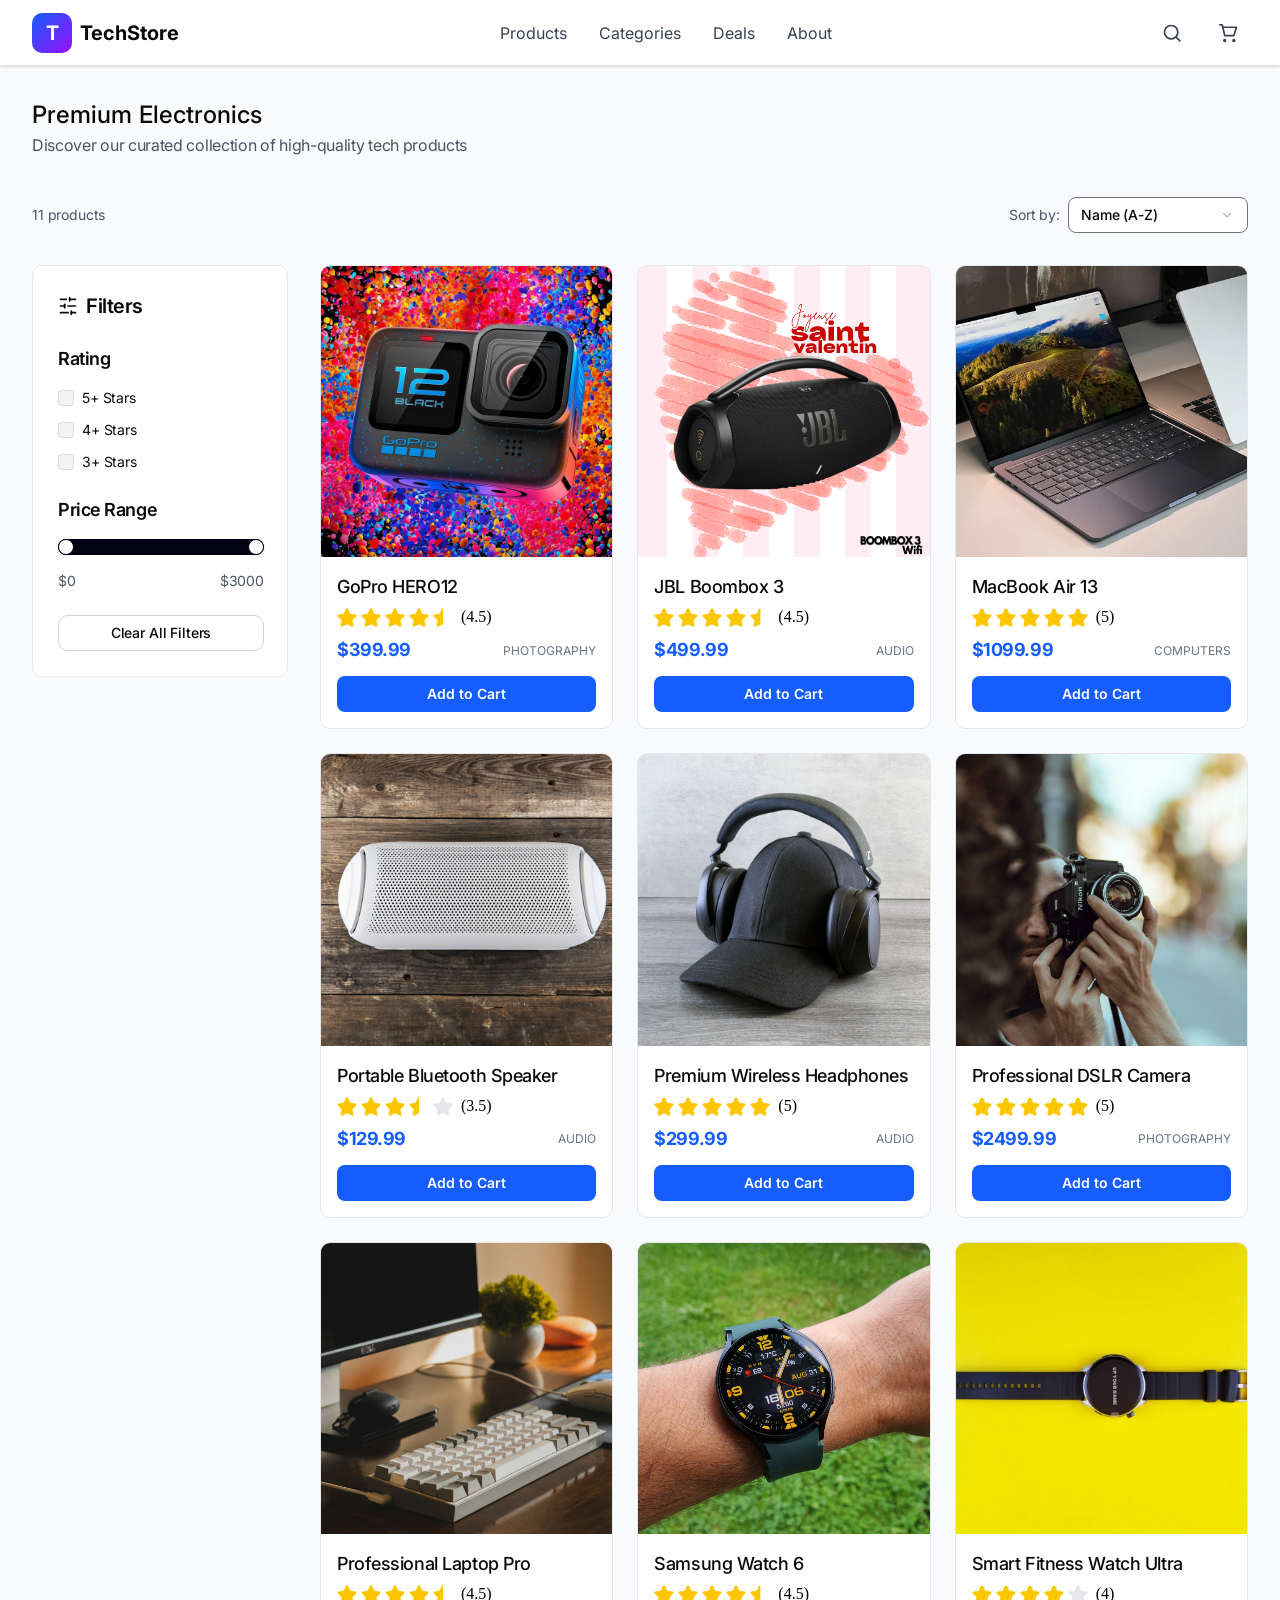
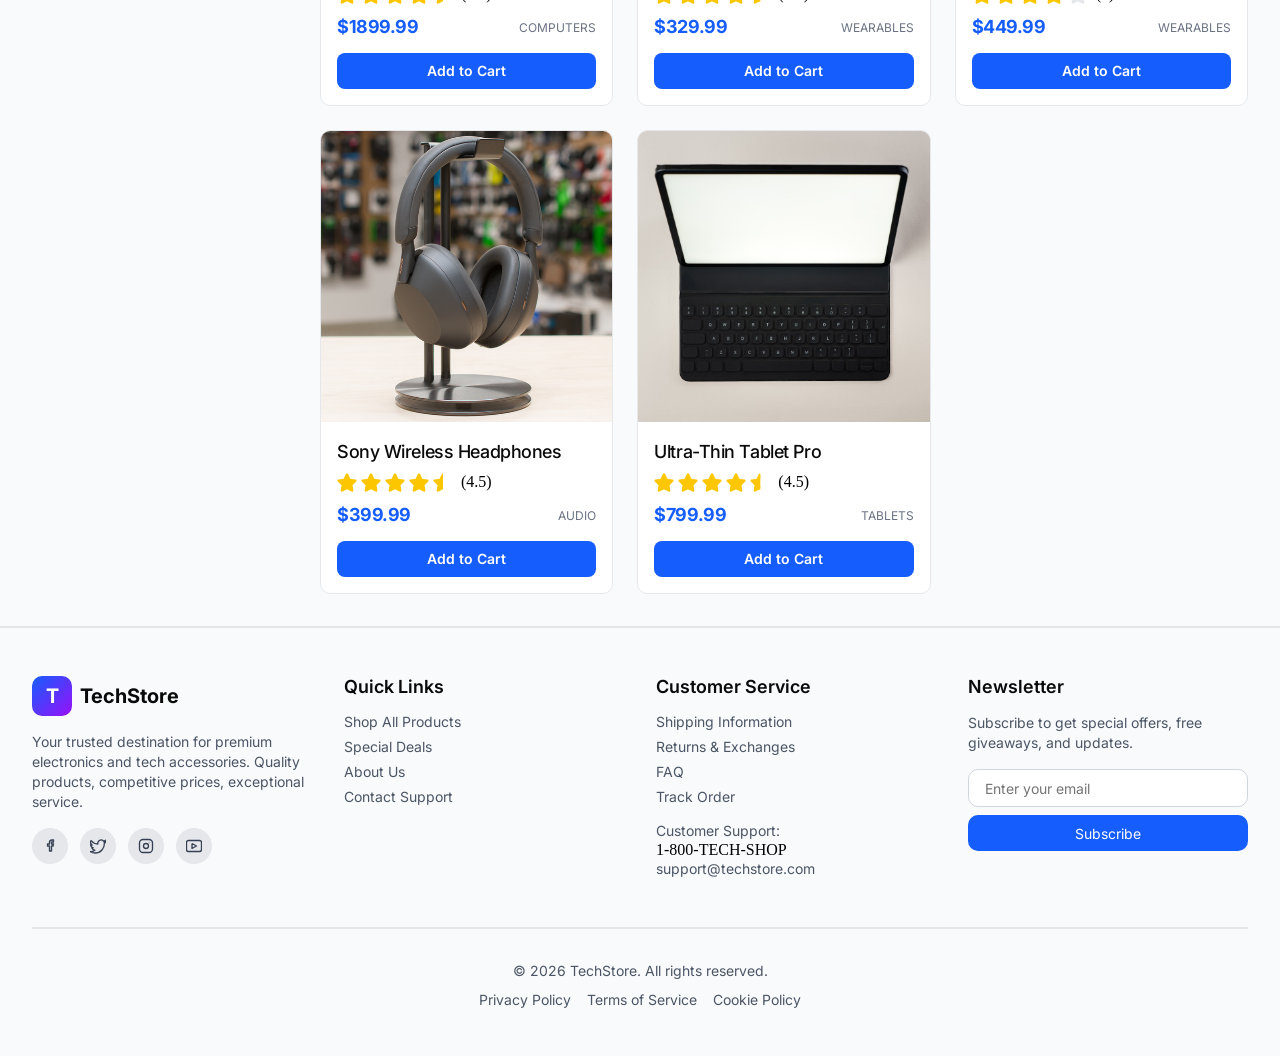
<file: index.html>
<!DOCTYPE html>
<html lang="en">
<head>
    <meta charset="UTF-8">      
    <meta name="viewport" content="width=device-width, initial-scale=1.0">
    <title>TechStore</title>
    <link rel="stylesheet" href="css/catalog.css">
    <link rel="stylesheet" href="css/header.css">
    <link rel="stylesheet" href="css/footer.css">
</head>

<body>
    <header class="header">  
        <div class="header__content">
            <a href="index.html" class="header__logo-link">
                <div class="header__logo-box">
                    <span class="header__logo-letter">T</span>
                </div>
                <span class="header__logo-text">TechStore</span>
            </a>

            <!-- Десктопная навигация -->
            <nav class="header__nav">
                <a href="index.html" class="header__nav-link">Products</a>
                <a href="categories.html" class="header__nav-link">Categories</a>
                <a href="deals.html" class="header__nav-link">Deals</a>
                <a href="about.html" class="header__nav-link">About</a>
            </nav>

            <div class="header__actions">
                <a class="header__action-link">
                    <svg width="20" height="20" viewBox="0 0 20 20" stroke="#364153" stroke-width="1.67" fill="none">
                        <circle cx="9.16" cy="9.16" r="6.665"/>
                        <line x1="13.92" y1="13.92" x2="18.5" y2="18.5"/>
                    </svg>
                </a>
                    
                <a href="card.html" class="header__action-button">
                    <svg width="20" height="20" viewBox="0 0 20 20" stroke="#364153" stroke-width="1.67" stroke-linecap="round" stroke-linejoin="round" fill="none">
                        <path d="M1.71 1.71H4.21L6.71 12.54H15.88L18.38 4.21H5.04"/>
                        <circle cx="6.67" cy="17.5" r="0.835"/>
                        <circle cx="15.83" cy="17.5" r="0.835"/>
                    </svg>
                    <div id="cartBadge" class="cart-badge" style="display: none;"></div>
                </a>

                <button class="header__burger" id="burgerBtn" aria-label="Меню">
                    <svg width="20" height="20" viewBox="0 0 20 20" fill="none" stroke="#364153" stroke-width="1.67" stroke-linecap="round">
                        <line x1="3.33" y1="5" x2="16.67" y2="5"/>
                        <line x1="3.33" y1="10" x2="16.67" y2="10"/>
                        <line x1="3.33" y1="15" x2="16.67" y2="15"/>
                    </svg>
                </button>
            </div>
        </div>

        <div class="header__mobile-menu" id="mobileMenu">
            <div class="header__mobile-menu-container">
                <nav class="header__mobile-nav">
                    <a href="index.html" class="header__mobile-nav-link">Products</a>
                    <a href="categories.html" class="header__mobile-nav-link">Categories</a>
                    <a href="deals.html" class="header__mobile-nav-link">Deals</a>
                    <a href="about.html" class="header__mobile-nav-link">About</a>
                </nav>
            </div>
        </div>
    </header>

    <main class="main">
        <div class="main__content">

            <!-- Верхняя часть информации (ОПИСАНИЕ)-->
            <div class="main__content__info">
                <div class="main__content__info-heading">
                    <p>Premium Electronics</p>
                </div>
                <div class="main__content__info-paragraph">
                    <p>Discover our curated collection of high-quality tech products</p>
                </div>  
            </div>

            <!-- Количество продуктов и сортировка -->
            <div class="main__content__sort-product">
                <!-- Левая группа: кнопка Filters + количество товаров -->
                <div class="main__content__left-group">
                    <button class="mobile-filters-btn" id="mobileFiltersBtn">
                        <svg width="18" height="18" viewBox="0 0 20 20" fill="none">
                            <g stroke="#0A0A0A" stroke-width="1.67" stroke-linecap="round"> 
                                <line x1="2.5" y1="3.33" x2="8.33" y2="3.33"/>
                                <line x1="11.67" y1="3.33" x2="17.5" y2="3.33"/>
                                <line x1="10" y1="10" x2="17.5" y2="10"/>                                    
                                <line x1="2.5" y1="10" x2="6.67" y2="10"/>
                                <line x1="2.5" y1="16.67" x2="10" y2="16.67"/>
                                <line x1="13.33" y1="16.67" x2="17.5" y2="16.67"/>
                                <line x1="11.67" y1="1.67" x2="11.67" y2="5"/>
                                <line x1="6.67" y1="8.33" x2="6.67" y2="11.66"/>
                                <line x1="13.33" y1="15" x2="13.33" y2="18.33"/>
                            </g>
                        </svg>
                        <span>Filters</span>
                    </button>

                    <!-- Количество товаров -->
                    <div class="main__content__product">
                        <span id="productCount">0 products</span>
                    </div>
                </div>

                <!-- Блок сортировки (справа) -->
                <div class="main__content__sort-wrapper">
                    <div class="sort__name">Sort by:</div>

                    <button class="sort__button">
                        <span class="button__text-selected">Name (A-Z)</span>
                        <span class="button__icon">
                            <svg width="8" height="4" viewBox="0 0 8 4" stroke="#717182" stroke-width="1.33" stroke-linecap="round" stroke-linejoin="round" fill="none">
                                <path d="M0 0L4 4L8 0"/>
                            </svg>
                        </span>
                    </button>

                    <!-- ВЫПАДАЮЩИЙ СПИСОК СОРТИРОВКИ -->
                    <div class="sort__dropdown" id="sortDropdown">
                        <div class="dropdown__item" data-value="name">Name (A-Z)</div>
                        <div class="dropdown__item" data-value="name-z">Name (Z-A)</div>
                        <div class="dropdown__item" data-value="price-low">Price (Low to High)</div>
                        <div class="dropdown__item" data-value="price-high">Price (High to Low)</div>
                    </div>
                </div>
            </div>

            <!-- Контейнер с фильтром и карточками товаров -->
            <div class="main__content__filtr-cart">
                <!-- Фильтры -->
                <div class="main__content__filtr" id="sidebarFilter">
                    <!-- Шапка мобильного фильтра с крестиком -->
                    <div class="mobile-filters-header">
                        <span class="mobile-filters-title">Filters</span>
                        <button class="mobile-filters-close" id="closeFiltersBtn">
                            <svg width="20" height="20" viewBox="0 0 24 24" fill="none" stroke="#0a0a0a" stroke-width="2" stroke-linecap="round">
                                <line x1="18" y1="6" x2="6" y2="18"/>
                                <line x1="6" y1="6" x2="18" y2="18"/>
                            </svg>
                        </button>
                    </div>

                    <!-- ИКОНКА ФИЛЬТРОВ И НАИМЕНОВАНИЕ-->
                    <a class="main__filtr-icone">
                        <svg width="20" height="20" viewBox="0 0 20 20" fill="none">
                            <g stroke="#0A0A0A" stroke-width="1.67" stroke-linecap="round"> 
                                <line x1="2.5" y1="3.33" x2="8.33" y2="3.33"/>
                                <line x1="11.67" y1="3.33" x2="17.5" y2="3.33"/>
                                <line x1="10" y1="10" x2="17.5" y2="10"/>                                    
                                <line x1="2.5" y1="10" x2="6.67" y2="10"/>
                                <line x1="2.5" y1="16.67" x2="10" y2="16.67"/>
                                <line x1="13.33" y1="16.67" x2="17.5" y2="16.67"/>
                                <line x1="11.67" y1="1.67" x2="11.67" y2="5"/>
                                <line x1="6.67" y1="8.33" x2="6.67" y2="11.66"/>
                                <line x1="13.33" y1="15" x2="13.33" y2="18.33"/>
                            </g>
                        </svg>
                        <span class="main__filtr-text">Filters</span>
                    </a>
                    
                    <!-- RATING -->
                    <div class="main__content-rating">
                        <p class="main__rating-text">Rating</p>
                        <div class="rating__items">
                            <div class="rating__item">
                                <div class="rating__checkbox">
                                    <svg viewBox="0 0 12 12" fill="none" stroke="#fff" stroke-width="1.33" stroke-linecap="round" stroke-linejoin="round">
                                        <path d="M2 6L5 9L10 3"/>
                                    </svg>
                                </div>
                                <span class="rating__label">5+ Stars</span>
                            </div>
                            <div class="rating__item">
                                <div class="rating__checkbox">
                                    <svg viewBox="0 0 12 12" fill="none" stroke="#fff" stroke-width="1.33" stroke-linecap="round" stroke-linejoin="round">
                                        <path d="M2 6L5 9L10 3"/>
                                    </svg>
                                </div>
                                <span class="rating__label">4+ Stars</span>
                            </div>
                            <div class="rating__item">
                                <div class="rating__checkbox">
                                    <svg viewBox="0 0 12 12" fill="none" stroke="#fff" stroke-width="1.33" stroke-linecap="round" stroke-linejoin="round">
                                        <path d="M2 6L5 9L10 3"/>
                                    </svg>
                                </div>
                                <span class="rating__label">3+ Stars</span>
                            </div>
                        </div>
                    </div>

                    <!-- PRICE RANGE -->
                    <div class="main__price-range">
                        <p class="main__price-range-title">Price Range</p>

                        <div class="main__slider-container">
                            <div class="main__slider-track" id="sliderTrack">
                                <div class="main__slider-thumb main__slider-thumb-min" id="thumbMin"></div>
                                <div class="main__slider-thumb main__slider-thumb-max" id="thumbMax"></div>
                            </div>
                        </div>

                        <div class="main__price-label">
                            <span class="main__price-min">$0</span>
                            <span class="main__price-max">$3000</span>
                        </div>
                    </div>
                    <button class="main__button-clear-filtr">Clear All Filters</button>
                </div>

                <!-- Карточки товаров -->
                <div class="main__content__card"></div>
            </div>
        </div>
    </main>

    <!-- Оверлей для мобильного сайдбара -->
    <div class="mobile-overlay" id="mobileOverlay"></div>


        

    <footer class="footer">
        <div class="footer__top">

            <!-- ВЕРХНЯЯ ЧАСТЬ ФУТЕРА (КОЛОНКИ) -->
            <div class="footer__grid">
                    <!-- КОЛОНКА 1 (СОЦ СЕТИ, БРЕНД) -->
                    <div class="footer__column__brand">

                        <div class="footer__logo-wrapper">
                            <div class="footer__logo-box">
                                <span class="footer__logo-letter">T</span>
                            </div>
                            <h3 class="footer__logo-text">TechStore</h3>
                        </div>

                        <p class="footer__description">
                            Your trusted destination for premium electronics and tech accessories. Quality products, competitive prices, exceptional service.
                        </p>

                        
                        <!-- СОЦ СЕТИ -->
                        <div class="footer__social">

                            <!-- FACEBOOK -->
                            <a href="#" class="footer__social-link" aria-label="Facebook">
                                <svg class="footer__social-icon" width="16" height="16" viewBox="0 0 16 16" stroke="#364153" stroke-width="1.33" stroke-linejoin="round" stroke-linecap="round" fill="none">
                                    <path 
                                        d="M7.5 3.5v2.5h-2v2h2v5h2v-5h1.5l0.5-2h-2v-1.5c0-0.276 0.224-0.5 0.5-0.5h1.5v-2h-1.5c-1.5 0-2.5 1-2.5 2.5z"/>
                                </svg>
                            </a>

                            <!-- TWITTER -->
                            <a href="#" class="footer__social-link" aria-label="Twitter">
                                <svg class="footer__social-icon" width="16" height="16" viewBox="0 0 16 16" stroke="#364153" stroke-width="1.33" stroke-linejoin="round" stroke-linecap="round" fill="none">
                                <path 
                                    d="M5.026 15c6.038 0 9.341-5.003 9.341-9.334 0-.14 0-.282-.006-.422A6.685 6.685 0 0 0 16 3.542a6.658 6.658 0 0 1-1.889.518 3.301 3.301 0 0 0 1.447-1.817 6.533 6.533 0 0 1-2.087.793A3.286 3.286 0 0 0 7.875 6.03a9.325 9.325 0 0 1-6.767-3.429 3.289 3.289 0 0 0 1.018 4.382A3.323 3.323 0 0 1 .64 6.575v.045a3.288 3.288 0 0 0 2.632 3.218 3.203 3.203 0 0 1-.865.115 3.23 3.23 0 0 1-.614-.057 3.283 3.283 0 0 0 3.067 2.277A6.588 6.588 0 0 1 .78 13.58a6.32 6.32 0 0 1-.78-.045A9.344 9.344 0 0 0 5.026 15z"/>
                                </svg>
                            </a>

                            <!-- INSTAGRAM -->
                            <a href="#" class="footer__social-link" aria-label="Instagram">
                                <svg class="footer__social-icon" widht="16" height="16" viewBox="0 0 16 16" stroke="#364153" stroke-width="1.33" fill="none">
                                    <rect x="1.5" y="1.5" width="13" height="13" rx="3.5"/>
                                    <circle cx="8" cy="8" r="2.5"/>
                                    <circle cx="11.5" cy="4.5" r="0.1"/>
                                </svg>
                            </a>

                            <!-- YOUTUBE -->
                            <a href="#" class="footer__social-link" aria-label="YouTube">
                                <svg class="footer__social-icon" width="16" height="16" viewBox="0 0 16 16" stroke="#364153" stroke-width="1.33" stroke-linejoin="round" fill="none">
                                    <rect x="0.5" y="2.5" width="15" height="11" rx="2"/>
                                    <path d="M6 5.5 L10.5 8 L6 10.5 L6 5.5"/>
                                </svg>
                            </a>
                        </div>
                    </div>

                    <!-- КОЛОНКА 2 Quick Links -->
                    <div class="footer__column-quick">
                        <h3 class="footer__quick-links">Quick Links</h3>
                        <nav class="footer__quick-nav">
                            <a href="#" class="footer__quick-nav-link">Shop All Products</a>
                            <a href="#" class="footer__quick-nav-link">Special Deals</a>
                            <a href="#" class="footer__quick-nav-link">About Us</a>
                            <a href="#" class="footer__quick-nav-link">Contact Support</a>
                        </nav>
                    </div>

                    <!-- КОЛОНКА 3 Customer Service -->
                    <div class="footer__column-customer">
                        <h3 class="footer__customer-service">Customer Service</h3>
                        <nav class="footer__customer-nav">
                            <a href="#" class="footer__customer-nav-link">Shipping Information</a>
                            <a href="#" class="footer__customer-nav-link">Returns & Exchanges</a>
                            <a href="#" class="footer__customer-nav-link">FAQ</a>
                            <a href="#" class="footer__customer-nav-link">Track Order</a>
                        </nav>
                        <nav class="footer__customer-nav-link-paragraph">
                            <p class="footer__customer-support">Customer Support:</p>
                            <p class="footer__customer-shop">1-800-TECH-SHOP</p>
                            <p class="footer__customer-email">support@techstore.com</p>
                        </nav>
                    </div>

                    <!-- КОЛОНКА 4 (SUBSCRIBE) -->
                    <div class="footer__column-newsletter">
                        <h3 class="footer__newsletter">Newsletter</h3>
                        <p class="footer__newsletter-paragraph">Subscribe to get special offers, free giveaways, and updates.</p>

                        <div class="footer__form">
                            <input 
                                type="email"
                                class="footer__form-input"
                                placeholder="Enter your email"
                                required    
                            >
                            <button type="submit" class="footer__form-button">Subscribe</button>
                        </div>

                    </div>
            </div>

            <!-- НИЖНЯЯ ЧАСТЬ ФУТЕРА (копирайт, юридическая информ.) -->
            <div class="footer__down">
                <p class="footer__down-copyright">© 2026 TechStore. All rights reserved.</p>
                <nav class="footer__down-copyright-nav">
                    <a href="#" class="footer__down-copyright-link">Privacy Policy</a>
                    <a href="#" class="footer__down-copyright-link">Terms of Service</a>
                    <a href="#" class="footer__down-copyright-link">Cookie Policy</a>
                </nav>
            </div>
        </div>
    </footer>

    <script src="js/data.js"></script>
    <script src="js/header.js"></script>
    <script src="js/cart.js"></script>
    <script src="js/filters.js"></script>  
</body>
</html>
</file>
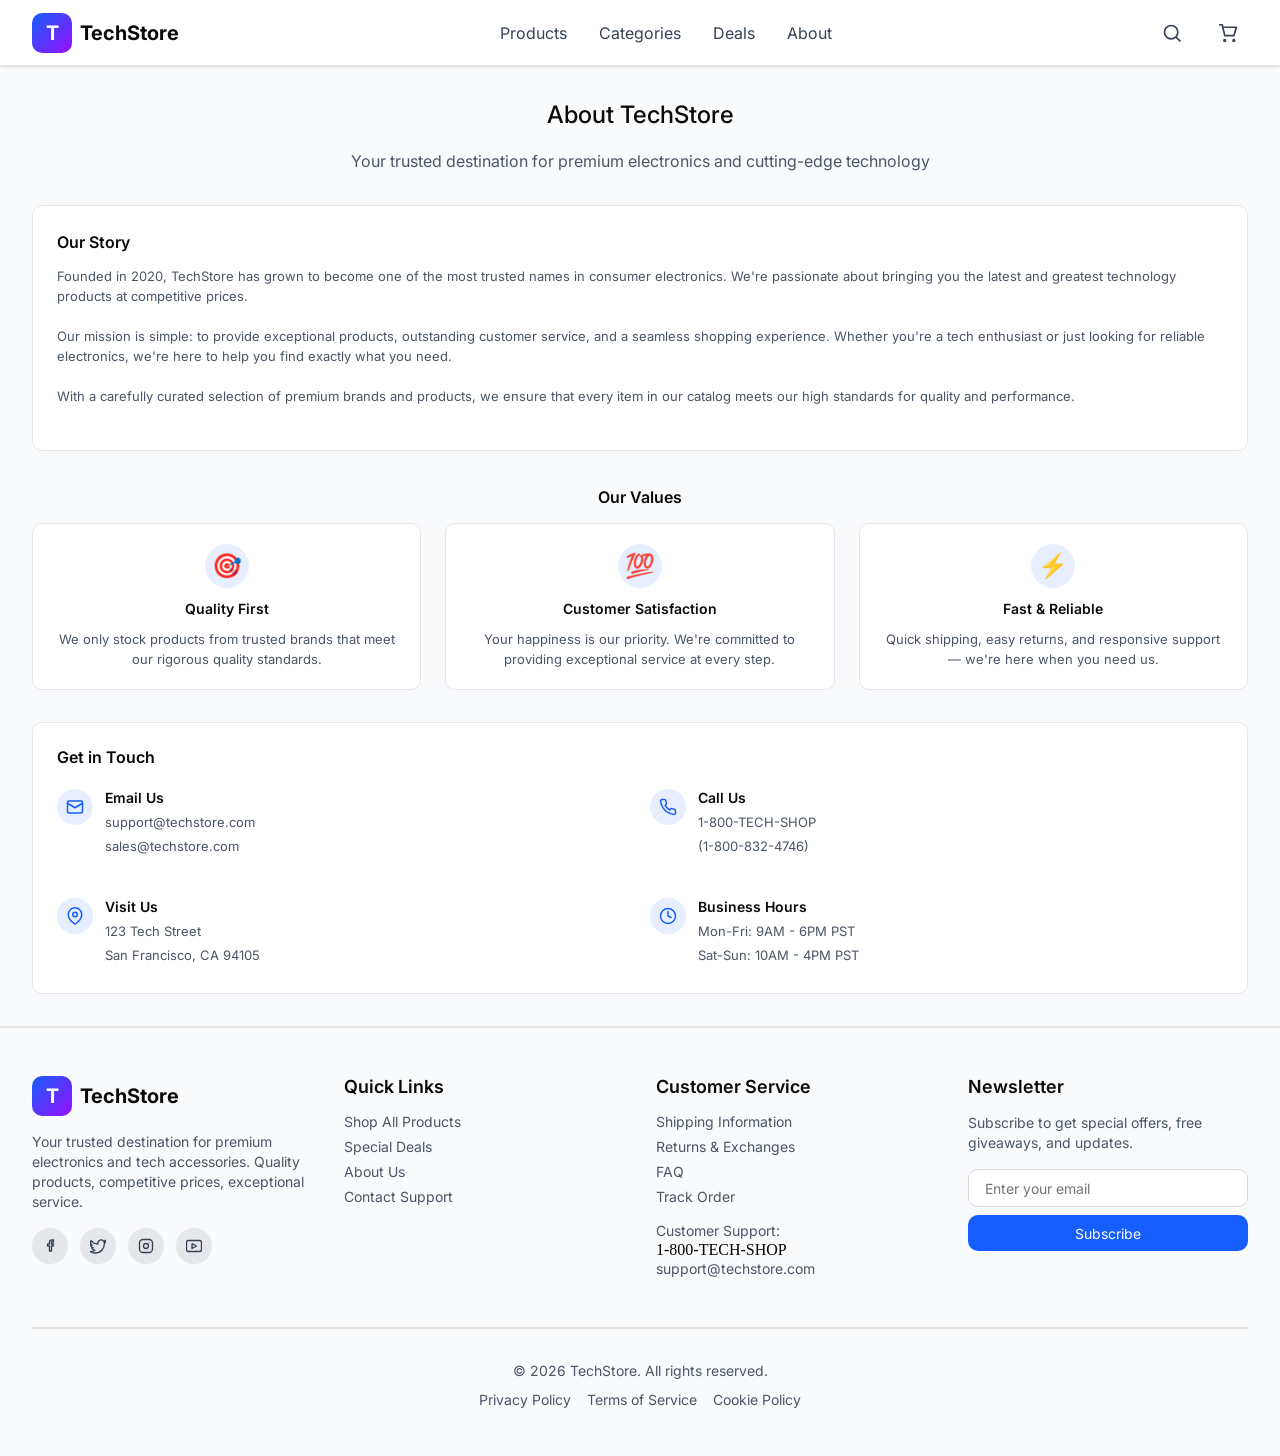
<file: about.html>
<!DOCTYPE html>
<html lang="en">
<head>
    <meta charset="UTF-8">
    <meta name="viewport" content="width=device-width, initial-scale=1.0">
    <title>About - TechStore</title>
    <link rel="stylesheet" href="css/header.css">
    <link rel="stylesheet" href="css/footer.css">
    <link rel="stylesheet" href="css/about.css">
</head>
<body>
    <header class="header">  
        <div class="header__content">
            <a href="index.html" class="header__logo-link">
                <div class="header__logo-box">
                    <span class="header__logo-letter">T</span>
                </div>
                <span class="header__logo-text">TechStore</span>
            </a>

            <!-- Десктопная навигация -->
            <nav class="header__nav">
                <a href="index.html" class="header__nav-link">Products</a>
                <a href="categories.html" class="header__nav-link">Categories</a>
                <a href="deals.html" class="header__nav-link">Deals</a>
                <a href="about.html" class="header__nav-link">About</a>
            </nav>

            <div class="header__actions">
                <a class="header__action-link">
                    <svg width="20" height="20" viewBox="0 0 20 20" stroke="#364153" stroke-width="1.67" fill="none">
                        <circle cx="9.16" cy="9.16" r="6.665"/>
                        <line x1="13.92" y1="13.92" x2="18.5" y2="18.5"/>
                    </svg>
                </a>
                    
                <a href="card.html" class="header__action-button">
                    <svg width="20" height="20" viewBox="0 0 20 20" stroke="#364153" stroke-width="1.67" stroke-linecap="round" stroke-linejoin="round" fill="none">
                        <path d="M1.71 1.71H4.21L6.71 12.54H15.88L18.38 4.21H5.04"/>
                        <circle cx="6.67" cy="17.5" r="0.835"/>
                        <circle cx="15.83" cy="17.5" r="0.835"/>
                    </svg>
                    <div id="cartBadge" class="cart-badge" style="display: none;"></div>
                </a>

                <button class="header__burger" id="burgerBtn" aria-label="Меню">
                    <svg width="20" height="20" viewBox="0 0 20 20" fill="none" stroke="#364153" stroke-width="1.67" stroke-linecap="round">
                        <line x1="3.33" y1="5" x2="16.67" y2="5"/>
                        <line x1="3.33" y1="10" x2="16.67" y2="10"/>
                        <line x1="3.33" y1="15" x2="16.67" y2="15"/>
                    </svg>
                </button>
            </div>
        </div>

        <div class="header__mobile-menu" id="mobileMenu">
            <div class="header__mobile-menu-container">
                <nav class="header__mobile-nav">
                    <a href="index.html" class="header__mobile-nav-link">Products</a>
                    <a href="categories.html" class="header__mobile-nav-link">Categories</a>
                    <a href="deals.html" class="header__mobile-nav-link">Deals</a>
                    <a href="about.html" class="header__mobile-nav-link">About</a>
                </nav>
            </div>
        </div>
    </header>

    <main class="about-main">
        <div class="about__title-subtitle">
            <div class="about__title">About TechStore</div>
            <div class="about__subtitle">Your trusted destination for premium electronics and cutting-edge technology</div>
        </div>

        <!-- Our Story -->
        <div class="about__our-story">
            <h>Our Story</h>
            <div class="our__story-text">
                Founded in 2020, TechStore has grown to become one of the most trusted names in consumer electronics. We're passionate about bringing you the latest and greatest technology products at competitive prices.<br><br>
                Our mission is simple: to provide exceptional products, outstanding customer service, and a seamless shopping experience. Whether you're a tech enthusiast or just looking for reliable electronics, we're here to help you find exactly what you need.<br><br>
                With a carefully curated selection of premium brands and products, we ensure that every item in our catalog meets our high standards for quality and performance.<br><br>
            </div>
        </div>

        <!-- Our Values -->
        <div class="our-values">Our Values</div>
        <div class="our-values-grid">
            <div class="value-card">
                <div class="value-icon">🎯</div>
                <h class="value-name">Quality First</h>
                <p class="value-desc">We only stock products from trusted brands that meet our rigorous quality standards.</p>
            </div>

            <div class="value-card">
                <div class="value-icon">💯</div>
                <h class="value-name">Customer Satisfaction</h>
                <p class="value-desc">Your happiness is our priority. We're committed to providing exceptional service at every step.</p>
            </div>

            <div class="value-card">
                <div class="value-icon">⚡</div>
                <h class="value-name">Fast & Reliable</h>
                <p class="value-desc">Quick shipping, easy returns, and responsive support — we're here when you need us.</p>
            </div>
        </div>

        <!-- Get in Touch -->
        <div class="get-in-touch">
            <h>Get in Touch</h>

            <div class="contacts-grid">
                <div class="contact-item">
                    <div class="contact-icon">
                        <svg viewBox="0 0 24 24" fill="none" stroke="#155dfc" stroke-width="2" stroke-linecap="round" stroke-linejoin="round">
                            <rect x="2" y="4" width="20" height="16" rx="2"></rect>
                            <path d="M22 7L12 13 2 7"></path>
                        </svg>
                    </div>
                    <div class="contact-info">
                        <div class="contact-label">Email Us</div>
                        <p>support@techstore.com</p>
                        <p>sales@techstore.com</p>
                    </div>
                </div>

                <div class="contact-item">
                    <div class="contact-icon">
                        <svg viewBox="0 0 24 24" fill="none" stroke="#155dfc" stroke-width="2" stroke-linecap="round" stroke-linejoin="round">
                            <path d="M22 16.9v3a2 2 0 0 1-2.2 2 19.8 19.8 0 0 1-8.6-3.1 19.5 19.5 0 0 1-6-6 19.8 19.8 0 0 1-3.1-8.7A2 2 0 0 1 4.1 2h3a2 2 0 0 1 2 1.7c.1 1 .4 1.9.7 2.8a2 2 0 0 1-.5 2.1L8.1 9.9a16 16 0 0 0 6 6l1.3-1.3a2 2 0 0 1 2.1-.4c.9.3 1.8.6 2.8.7A2 2 0 0 1 22 16.9z"></path>
                        </svg>
                    </div>
                    <div class="contact-info">
                        <div class="contact-label">Call Us</div>
                        <p>1-800-TECH-SHOP</p>
                        <p>(1-800-832-4746)</p>
                    </div>
                </div>

                <div class="contact-item">
                    <div class="contact-icon">
                        <svg viewBox="0 0 24 24" fill="none" stroke="#155dfc" stroke-width="2" stroke-linecap="round" stroke-linejoin="round">
                            <path d="M21 10c0 7-9 13-9 13S3 17 3 10a9 9 0 0 1 18 0z"></path>
                            <circle cx="12" cy="10" r="3"></circle>
                        </svg>
                    </div>
                    <div class="contact-info">
                        <div class="contact-label">Visit Us</div>
                        <p>123 Tech Street</p>
                        <p>San Francisco, CA 94105</p>
                    </div>
                </div>

                <div class="contact-item">
                    <div class="contact-icon">
                        <svg viewBox="0 0 24 24" fill="none" stroke="#155dfc" stroke-width="2" stroke-linecap="round" stroke-linejoin="round">
                            <circle cx="12" cy="12" r="10"></circle>
                            <path d="M12 6v6l4 2"></path>
                        </svg>
                    </div>
                    <div class="contact-info">
                        <div class="contact-label">Business Hours</div>
                        <p>Mon-Fri: 9AM - 6PM PST</p>
                        <p>Sat-Sun: 10AM - 4PM PST</p>
                    </div>
                </div>
            </div>
        </div> 
    </main>

    <footer class="footer">
        <div class="footer__top">

            <!-- ВЕРХНЯЯ ЧАСТЬ ФУТЕРА (КОЛОНКИ) -->
            <div class="footer__grid">
                    <!-- КОЛОНКА 1 (СОЦ СЕТИ, БРЕНД) -->
                    <div class="footer__column__brand">

                        <div class="footer__logo-wrapper">
                            <div class="footer__logo-box">
                                <span class="footer__logo-letter">T</span>
                            </div>
                            <h3 class="footer__logo-text">TechStore</h3>
                        </div>

                        <p class="footer__description">
                            Your trusted destination for premium electronics and tech accessories. Quality products, competitive prices, exceptional service.
                        </p>

                        
                        <!-- СОЦ СЕТИ -->
                        <div class="footer__social">

                            <!-- FACEBOOK -->
                            <a href="#" class="footer__social-link" aria-label="Facebook">
                                <svg class="footer__social-icon" width="16" height="16" viewBox="0 0 16 16" stroke="#364153" stroke-width="1.33" stroke-linejoin="round" stroke-linecap="round" fill="none">
                                    <path 
                                        d="M7.5 3.5v2.5h-2v2h2v5h2v-5h1.5l0.5-2h-2v-1.5c0-0.276 0.224-0.5 0.5-0.5h1.5v-2h-1.5c-1.5 0-2.5 1-2.5 2.5z"/>
                                </svg>
                            </a>

                            <!-- TWITTER -->
                            <a href="#" class="footer__social-link" aria-label="Twitter">
                                <svg class="footer__social-icon" width="16" height="16" viewBox="0 0 16 16" stroke="#364153" stroke-width="1.33" stroke-linejoin="round" stroke-linecap="round" fill="none">
                                <path 
                                    d="M5.026 15c6.038 0 9.341-5.003 9.341-9.334 0-.14 0-.282-.006-.422A6.685 6.685 0 0 0 16 3.542a6.658 6.658 0 0 1-1.889.518 3.301 3.301 0 0 0 1.447-1.817 6.533 6.533 0 0 1-2.087.793A3.286 3.286 0 0 0 7.875 6.03a9.325 9.325 0 0 1-6.767-3.429 3.289 3.289 0 0 0 1.018 4.382A3.323 3.323 0 0 1 .64 6.575v.045a3.288 3.288 0 0 0 2.632 3.218 3.203 3.203 0 0 1-.865.115 3.23 3.23 0 0 1-.614-.057 3.283 3.283 0 0 0 3.067 2.277A6.588 6.588 0 0 1 .78 13.58a6.32 6.32 0 0 1-.78-.045A9.344 9.344 0 0 0 5.026 15z"/>
                                </svg>
                            </a>

                            <!-- INSTAGRAM -->
                            <a href="#" class="footer__social-link" aria-label="Instagram">
                                <svg class="footer__social-icon" widht="16" height="16" viewBox="0 0 16 16" stroke="#364153" stroke-width="1.33" fill="none">
                                    <rect x="1.5" y="1.5" width="13" height="13" rx="3.5"/>
                                    <circle cx="8" cy="8" r="2.5"/>
                                    <circle cx="11.5" cy="4.5" r="0.1"/>
                                </svg>
                            </a>

                            <!-- YOUTUBE -->
                            <a href="#" class="footer__social-link" aria-label="YouTube">
                                <svg class="footer__social-icon" width="16" height="16" viewBox="0 0 16 16" stroke="#364153" stroke-width="1.33" stroke-linejoin="round" fill="none">
                                    <rect x="0.5" y="2.5" width="15" height="11" rx="2"/>
                                    <path d="M6 5.5 L10.5 8 L6 10.5 L6 5.5"/>
                                </svg>
                            </a>
                        </div>
                    </div>

                    <!-- КОЛОНКА 2 Quick Links -->
                    <div class="footer__column-quick">
                        <h3 class="footer__quick-links">Quick Links</h3>
                        <nav class="footer__quick-nav">
                            <a href="#" class="footer__quick-nav-link">Shop All Products</a>
                            <a href="#" class="footer__quick-nav-link">Special Deals</a>
                            <a href="#" class="footer__quick-nav-link">About Us</a>
                            <a href="#" class="footer__quick-nav-link">Contact Support</a>
                        </nav>
                    </div>

                    <!-- КОЛОНКА 3 Customer Service -->
                    <div class="footer__column-customer">
                        <h3 class="footer__customer-service">Customer Service</h3>
                        <nav class="footer__customer-nav">
                            <a href="#" class="footer__customer-nav-link">Shipping Information</a>
                            <a href="#" class="footer__customer-nav-link">Returns & Exchanges</a>
                            <a href="#" class="footer__customer-nav-link">FAQ</a>
                            <a href="#" class="footer__customer-nav-link">Track Order</a>
                        </nav>
                        <nav class="footer__customer-nav-link-paragraph">
                            <p class="footer__customer-support">Customer Support:</p>
                            <p class="footer__customer-shop">1-800-TECH-SHOP</p>
                            <p class="footer__customer-email">support@techstore.com</p>
                        </nav>
                    </div>

                    <!-- КОЛОНКА 4 (SUBSCRIBE) -->
                    <div class="footer__column-newsletter">
                        <h3 class="footer__newsletter">Newsletter</h3>
                        <p class="footer__newsletter-paragraph">Subscribe to get special offers, free giveaways, and updates.</p>

                        <div class="footer__form">
                            <input 
                                type="email"
                                class="footer__form-input"
                                placeholder="Enter your email"
                                required    
                            >
                            <button type="submit" class="footer__form-button">Subscribe</button>
                        </div>

                    </div>
            </div>

            <!-- НИЖНЯЯ ЧАСТЬ ФУТЕРА (копирайт, юридическая информ.) -->
            <div class="footer__down">
                <p class="footer__down-copyright">© 2026 TechStore. All rights reserved.</p>
                <nav class="footer__down-copyright-nav">
                    <a href="#" class="footer__down-copyright-link">Privacy Policy</a>
                    <a href="#" class="footer__down-copyright-link">Terms of Service</a>
                    <a href="#" class="footer__down-copyright-link">Cookie Policy</a>
                </nav>
            </div>
        </div>
    </footer>

    <script src="js/cart.js"></script>
    <script src="js/header.js"></script>
</body>
</html>
</file>
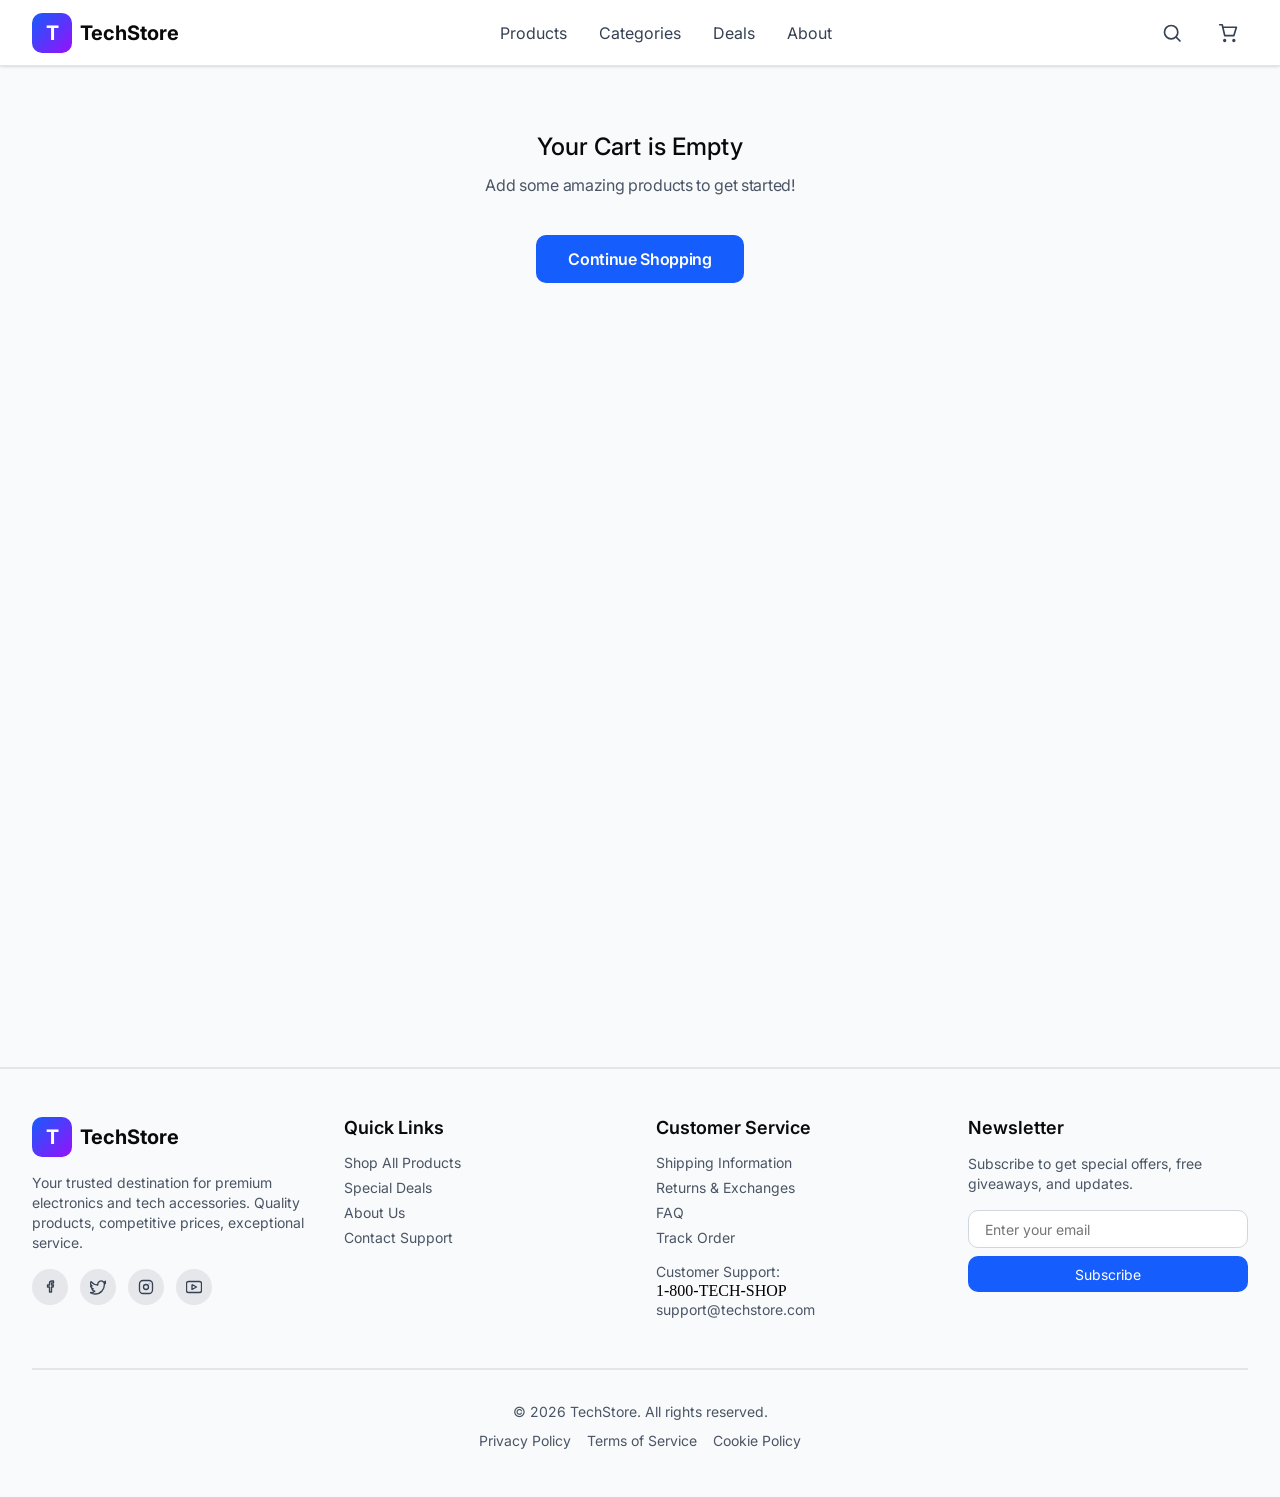
<file: card.html>
<!DOCTYPE html>
<html lang="en">
<head>
    <meta charset="UTF-8">
    <meta name="viewport" content="width=device-width, initial-scale=1.0">
    <title>Cart - TechStore</title>
    <link rel="stylesheet" href="css/card.css">
    <link rel="stylesheet" href="css/header.css">
    <link rel="stylesheet" href="css/footer.css">
</head>
<body>
    <header class="header">  
        <div class="header__content">
            <a href="index.html" class="header__logo-link">
                <div class="header__logo-box">
                    <span class="header__logo-letter">T</span>
                </div>
                <span class="header__logo-text">TechStore</span>
            </a>

            <!-- Десктопная навигация -->
            <nav class="header__nav">
                <a href="index.html" class="header__nav-link">Products</a>
                <a href="categories.html" class="header__nav-link">Categories</a>
                <a href="deals.html" class="header__nav-link">Deals</a>
                <a href="about.html" class="header__nav-link">About</a>
            </nav>

            <div class="header__actions">
                <a class="header__action-link">
                    <svg width="20" height="20" viewBox="0 0 20 20" stroke="#364153" stroke-width="1.67" fill="none">
                        <circle cx="9.16" cy="9.16" r="6.665"/>
                        <line x1="13.92" y1="13.92" x2="18.5" y2="18.5"/>
                    </svg>
                </a>
                    
                <a href="card.html" class="header__action-button">
                    <svg width="20" height="20" viewBox="0 0 20 20" stroke="#364153" stroke-width="1.67" stroke-linecap="round" stroke-linejoin="round" fill="none">
                        <path d="M1.71 1.71H4.21L6.71 12.54H15.88L18.38 4.21H5.04"/>
                        <circle cx="6.67" cy="17.5" r="0.835"/>
                        <circle cx="15.83" cy="17.5" r="0.835"/>
                    </svg>
                    <div id="cartBadge" class="cart-badge" style="display: none;"></div>
                </a>

                <button class="header__burger" id="burgerBtn" aria-label="Меню">
                    <svg width="20" height="20" viewBox="0 0 20 20" fill="none" stroke="#364153" stroke-width="1.67" stroke-linecap="round">
                        <line x1="3.33" y1="5" x2="16.67" y2="5"/>
                        <line x1="3.33" y1="10" x2="16.67" y2="10"/>
                        <line x1="3.33" y1="15" x2="16.67" y2="15"/>
                    </svg>
                </button>
            </div>
        </div>

        <div class="header__mobile-menu" id="mobileMenu">
            <div class="header__mobile-menu-container">
                <nav class="header__mobile-nav">
                    <a href="index.html" class="header__mobile-nav-link">Products</a>
                    <a href="categories.html" class="header__mobile-nav-link">Categories</a>
                    <a href="deals.html" class="header__mobile-nav-link">Deals</a>
                    <a href="about.html" class="header__mobile-nav-link">About</a>
                </nav>
            </div>
        </div>
    </header>

    <main class="card__main">
        <div id="cartContent"></div>
    </main>

    <footer class="footer">
        <div class="footer__top">

            <!-- ВЕРХНЯЯ ЧАСТЬ ФУТЕРА (КОЛОНКИ) -->
            <div class="footer__grid">
                    <!-- КОЛОНКА 1 (СОЦ СЕТИ, БРЕНД) -->
                    <div class="footer__column__brand">

                        <div class="footer__logo-wrapper">
                            <div class="footer__logo-box">
                                <span class="footer__logo-letter">T</span>
                            </div>
                            <h3 class="footer__logo-text">TechStore</h3>
                        </div>

                        <p class="footer__description">
                            Your trusted destination for premium electronics and tech accessories. Quality products, competitive prices, exceptional service.
                        </p>
                        
                        <!-- СОЦ СЕТИ -->
                        <div class="footer__social">

                            <!-- FACEBOOK -->
                            <a href="#" class="footer__social-link" aria-label="Facebook">
                                <svg class="footer__social-icon" width="16" height="16" viewBox="0 0 16 16" stroke="#364153" stroke-width="1.33" stroke-linejoin="round" stroke-linecap="round" fill="none">
                                    <path 
                                        d="M7.5 3.5v2.5h-2v2h2v5h2v-5h1.5l0.5-2h-2v-1.5c0-0.276 0.224-0.5 0.5-0.5h1.5v-2h-1.5c-1.5 0-2.5 1-2.5 2.5z"/>
                                </svg>
                            </a>

                            <!-- TWITTER -->
                            <a href="#" class="footer__social-link" aria-label="Twitter">
                                <svg class="footer__social-icon" width="16" height="16" viewBox="0 0 16 16" stroke="#364153" stroke-width="1.33" stroke-linejoin="round" stroke-linecap="round" fill="none">
                                <path 
                                    d="M5.026 15c6.038 0 9.341-5.003 9.341-9.334 0-.14 0-.282-.006-.422A6.685 6.685 0 0 0 16 3.542a6.658 6.658 0 0 1-1.889.518 3.301 3.301 0 0 0 1.447-1.817 6.533 6.533 0 0 1-2.087.793A3.286 3.286 0 0 0 7.875 6.03a9.325 9.325 0 0 1-6.767-3.429 3.289 3.289 0 0 0 1.018 4.382A3.323 3.323 0 0 1 .64 6.575v.045a3.288 3.288 0 0 0 2.632 3.218 3.203 3.203 0 0 1-.865.115 3.23 3.23 0 0 1-.614-.057 3.283 3.283 0 0 0 3.067 2.277A6.588 6.588 0 0 1 .78 13.58a6.32 6.32 0 0 1-.78-.045A9.344 9.344 0 0 0 5.026 15z"/>
                                </svg>
                            </a>

                            <!-- INSTAGRAM -->
                            <a href="#" class="footer__social-link" aria-label="Instagram">
                                <svg class="footer__social-icon" widht="16" height="16" viewBox="0 0 16 16" stroke="#364153" stroke-width="1.33" fill="none">
                                    <rect x="1.5" y="1.5" width="13" height="13" rx="3.5"/>
                                    <circle cx="8" cy="8" r="2.5"/>
                                    <circle cx="11.5" cy="4.5" r="0.1"/>
                                </svg>
                            </a>

                            <!-- YOUTUBE -->
                            <a href="#" class="footer__social-link" aria-label="YouTube">
                                <svg class="footer__social-icon" width="16" height="16" viewBox="0 0 16 16" stroke="#364153" stroke-width="1.33" stroke-linejoin="round" fill="none">
                                    <rect x="0.5" y="2.5" width="15" height="11" rx="2"/>
                                    <path d="M6 5.5 L10.5 8 L6 10.5 L6 5.5"/>
                                </svg>
                            </a>
                        </div>
                    </div>

                    <!-- КОЛОНКА 2 Quick Links -->
                    <div class="footer__column-quick">
                        <h3 class="footer__quick-links">Quick Links</h3>
                        <nav class="footer__quick-nav">
                            <a href="#" class="footer__quick-nav-link">Shop All Products</a>
                            <a href="#" class="footer__quick-nav-link">Special Deals</a>
                            <a href="#" class="footer__quick-nav-link">About Us</a>
                            <a href="#" class="footer__quick-nav-link">Contact Support</a>
                        </nav>
                    </div>

                    <!-- КОЛОНКА 3 Customer Service -->
                    <div class="footer__column-customer">
                        <h3 class="footer__customer-service">Customer Service</h3>
                        <nav class="footer__customer-nav">
                            <a href="#" class="footer__customer-nav-link">Shipping Information</a>
                            <a href="#" class="footer__customer-nav-link">Returns & Exchanges</a>
                            <a href="#" class="footer__customer-nav-link">FAQ</a>
                            <a href="#" class="footer__customer-nav-link">Track Order</a>
                        </nav>
                        <nav class="footer__customer-nav-link-paragraph">
                            <p class="footer__customer-support">Customer Support:</p>
                            <p class="footer__customer-shop">1-800-TECH-SHOP</p>
                            <p class="footer__customer-email">support@techstore.com</p>
                        </nav>
                    </div>

                    <!-- КОЛОНКА 4 (SUBSCRIBE) -->
                    <div class="footer__column-newsletter">
                        <h3 class="footer__newsletter">Newsletter</h3>
                        <p class="footer__newsletter-paragraph">Subscribe to get special offers, free giveaways, and updates.</p>

                        <div class="footer__form">
                            <input 
                                type="email"
                                class="footer__form-input"
                                placeholder="Enter your email"
                                required    
                            >
                            <button type="submit" class="footer__form-button">Subscribe</button>
                        </div>
                    </div>
            </div>

            <!-- НИЖНЯЯ ЧАСТЬ ФУТЕРА (копирайт, юридическая информ.) -->
            <div class="footer__down">
                <p class="footer__down-copyright">© 2026 TechStore. All rights reserved.</p>
                <nav class="footer__down-copyright-nav">
                    <a href="#" class="footer__down-copyright-link">Privacy Policy</a>
                    <a href="#" class="footer__down-copyright-link">Terms of Service</a>
                    <a href="#" class="footer__down-copyright-link">Cookie Policy</a>
                </nav>
            </div>
        </div>
    </footer>

    <script src="js/data.js"></script>
    <script src="js/cart.js"></script>
    <script src="js/header.js"></script>
</body>
</html>
</file>
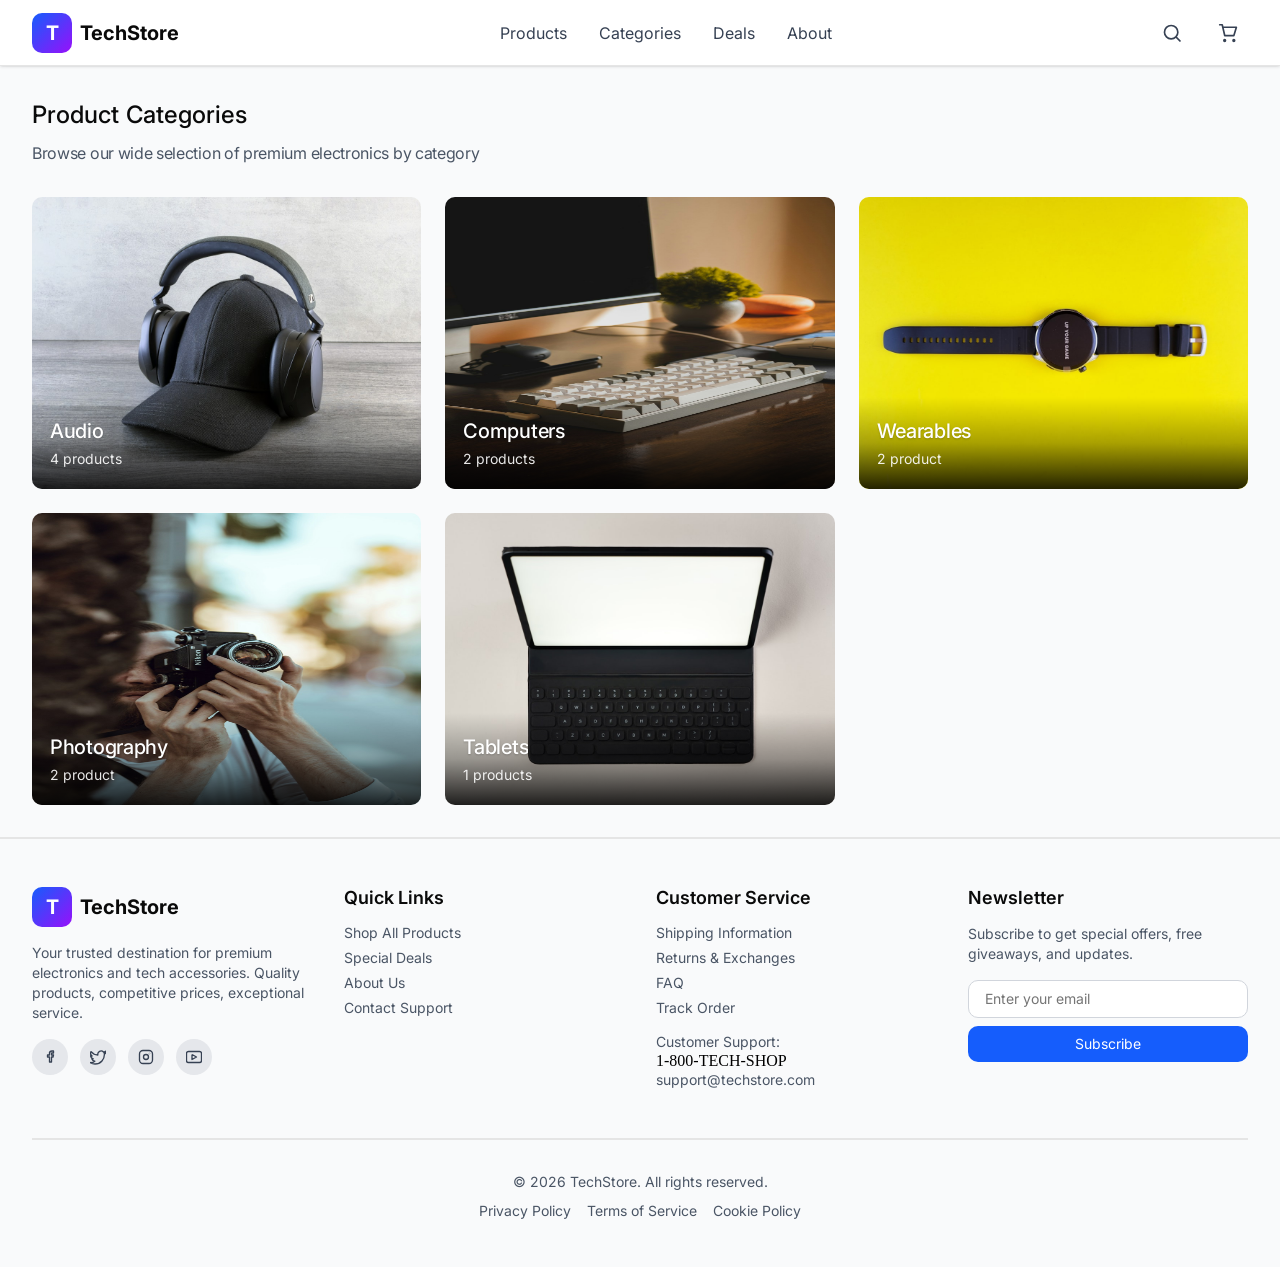
<file: categories.html>
<!DOCTYPE html>
<html lang="en">
<head>
    <meta charset="UTF-8">
    <meta name="viewport" content="width=device-width, initial-scale=1.0">
    <title>Categories - TechStore</title>
    <link rel="stylesheet" href="css/categories.css">
    <link rel="stylesheet" href="css/header.css">
    <link rel="stylesheet" href="css/footer.css">
</head>
<body>
    <header class="header">  
        <div class="header__content">
            <a href="index.html" class="header__logo-link">
                <div class="header__logo-box">
                    <span class="header__logo-letter">T</span>
                </div>
                <span class="header__logo-text">TechStore</span>
            </a>

            <!-- Десктопная навигация -->
            <nav class="header__nav">
                <a href="index.html" class="header__nav-link">Products</a>
                <a href="categories.html" class="header__nav-link">Categories</a>
                <a href="deals.html" class="header__nav-link">Deals</a>
                <a href="about.html" class="header__nav-link">About</a>
            </nav>

            <div class="header__actions">
                <a class="header__action-link">
                    <svg width="20" height="20" viewBox="0 0 20 20" stroke="#364153" stroke-width="1.67" fill="none">
                        <circle cx="9.16" cy="9.16" r="6.665"/>
                        <line x1="13.92" y1="13.92" x2="18.5" y2="18.5"/>
                    </svg>
                </a>
                    
                <a href="card.html" class="header__action-button">
                    <svg width="20" height="20" viewBox="0 0 20 20" stroke="#364153" stroke-width="1.67" stroke-linecap="round" stroke-linejoin="round" fill="none">
                        <path d="M1.71 1.71H4.21L6.71 12.54H15.88L18.38 4.21H5.04"/>
                        <circle cx="6.67" cy="17.5" r="0.835"/>
                        <circle cx="15.83" cy="17.5" r="0.835"/>
                    </svg>
                    <div id="cartBadge" class="cart-badge" style="display: none;"></div>
                </a>

                <button class="header__burger" id="burgerBtn" aria-label="Меню">
                    <svg width="20" height="20" viewBox="0 0 20 20" fill="none" stroke="#364153" stroke-width="1.67" stroke-linecap="round">
                        <line x1="3.33" y1="5" x2="16.67" y2="5"/>
                        <line x1="3.33" y1="10" x2="16.67" y2="10"/>
                        <line x1="3.33" y1="15" x2="16.67" y2="15"/>
                    </svg>
                </button>
            </div>
        </div>

        <div class="header__mobile-menu" id="mobileMenu">
            <div class="header__mobile-menu-container">
                <nav class="header__mobile-nav">
                    <a href="index.html" class="header__mobile-nav-link">Products</a>
                    <a href="categories.html" class="header__mobile-nav-link">Categories</a>
                    <a href="deals.html" class="header__mobile-nav-link">Deals</a>
                    <a href="about.html" class="header__mobile-nav-link">About</a>
                </nav>
            </div>
        </div>
    </header>

    <main class="categories__container">
        <div class="categories__info">
            <div class="categories__title">Product Categories</div>
            <div class="categories__subtitle">Browse our wide selection of premium electronics by category</div>
        </div>

        <div class="categories-grid">
            <a href="index.html?category=audio" class="category-card">
            <img src="images/wireless.jpeg" alt="Audio">
            <div class="category-overlay">
                <span class="category-name">Audio</span>
                <span class="category-count">4 products</span>
            </div>
            </a>

            <a href="index.html?category=computers" class="category-card">
            <img src="images/laptop.jpeg" alt="Computers">
            <div class="category-overlay">
                <span class="category-name">Computers</span>
                <span class="category-count">2 products</span>
            </div>
            </a>

            <a href="index.html?category=wearables" class="category-card">
            <img src="images/watch.jpeg" alt="Wearables">
            <div class="category-overlay">
                <span class="category-name">Wearables</span>
                <span class="category-count">2 product</span>
            </div>
            </a>

            <a href="index.html?category=photography" class="category-card">
            <img src="images/camera.jpeg" alt="Photography">
            <div class="category-overlay">
                <span class="category-name">Photography</span>
                <span class="category-count">2 product</span>
            </div>
            </a>

            <a href="index.html?category=tablets" class="category-card">
            <img src="images/tablet.jpeg" alt="Tablets">
            <div class="category-overlay">
                <span class="category-name">Tablets</span>
                <span class="category-count">1 products</span>
            </div>
            </a>
        </div>
    </main>        

    <footer class="footer">
        <div class="footer__top">

            <!-- ВЕРХНЯЯ ЧАСТЬ ФУТЕРА (КОЛОНКИ) -->
            <div class="footer__grid">
                    <!-- КОЛОНКА 1 (СОЦ СЕТИ, БРЕНД) -->
                    <div class="footer__column__brand">

                        <div class="footer__logo-wrapper">
                            <div class="footer__logo-box">
                                <span class="footer__logo-letter">T</span>
                            </div>
                            <h3 class="footer__logo-text">TechStore</h3>
                        </div>

                        <p class="footer__description">
                            Your trusted destination for premium electronics and tech accessories. Quality products, competitive prices, exceptional service.
                        </p>

                        
                        <!-- СОЦ СЕТИ -->
                        <div class="footer__social">

                            <!-- FACEBOOK -->
                            <a href="#" class="footer__social-link" aria-label="Facebook">
                                <svg class="footer__social-icon" width="16" height="16" viewBox="0 0 16 16" stroke="#364153" stroke-width="1.33" stroke-linejoin="round" stroke-linecap="round" fill="none">
                                    <path 
                                        d="M7.5 3.5v2.5h-2v2h2v5h2v-5h1.5l0.5-2h-2v-1.5c0-0.276 0.224-0.5 0.5-0.5h1.5v-2h-1.5c-1.5 0-2.5 1-2.5 2.5z"/>
                                </svg>
                            </a>

                            <!-- TWITTER -->
                            <a href="#" class="footer__social-link" aria-label="Twitter">
                                <svg class="footer__social-icon" width="16" height="16" viewBox="0 0 16 16" stroke="#364153" stroke-width="1.33" stroke-linejoin="round" stroke-linecap="round" fill="none">
                                <path 
                                    d="M5.026 15c6.038 0 9.341-5.003 9.341-9.334 0-.14 0-.282-.006-.422A6.685 6.685 0 0 0 16 3.542a6.658 6.658 0 0 1-1.889.518 3.301 3.301 0 0 0 1.447-1.817 6.533 6.533 0 0 1-2.087.793A3.286 3.286 0 0 0 7.875 6.03a9.325 9.325 0 0 1-6.767-3.429 3.289 3.289 0 0 0 1.018 4.382A3.323 3.323 0 0 1 .64 6.575v.045a3.288 3.288 0 0 0 2.632 3.218 3.203 3.203 0 0 1-.865.115 3.23 3.23 0 0 1-.614-.057 3.283 3.283 0 0 0 3.067 2.277A6.588 6.588 0 0 1 .78 13.58a6.32 6.32 0 0 1-.78-.045A9.344 9.344 0 0 0 5.026 15z"/>
                                </svg>
                            </a>

                            <!-- INSTAGRAM -->
                            <a href="#" class="footer__social-link" aria-label="Instagram">
                                <svg class="footer__social-icon" widht="16" height="16" viewBox="0 0 16 16" stroke="#364153" stroke-width="1.33" fill="none">
                                    <rect x="1.5" y="1.5" width="13" height="13" rx="3.5"/>
                                    <circle cx="8" cy="8" r="2.5"/>
                                    <circle cx="11.5" cy="4.5" r="0.1"/>
                                </svg>
                            </a>

                            <!-- YOUTUBE -->
                            <a href="#" class="footer__social-link" aria-label="YouTube">
                                <svg class="footer__social-icon" width="16" height="16" viewBox="0 0 16 16" stroke="#364153" stroke-width="1.33" stroke-linejoin="round" fill="none">
                                    <rect x="0.5" y="2.5" width="15" height="11" rx="2"/>
                                    <path d="M6 5.5 L10.5 8 L6 10.5 L6 5.5"/>
                                </svg>
                            </a>
                        </div>
                    </div>

                    <!-- КОЛОНКА 2 Quick Links -->
                    <div class="footer__column-quick">
                        <h3 class="footer__quick-links">Quick Links</h3>
                        <nav class="footer__quick-nav">
                            <a href="#" class="footer__quick-nav-link">Shop All Products</a>
                            <a href="#" class="footer__quick-nav-link">Special Deals</a>
                            <a href="#" class="footer__quick-nav-link">About Us</a>
                            <a href="#" class="footer__quick-nav-link">Contact Support</a>
                        </nav>
                    </div>

                    <!-- КОЛОНКА 3 Customer Service -->
                    <div class="footer__column-customer">
                        <h3 class="footer__customer-service">Customer Service</h3>
                        <nav class="footer__customer-nav">
                            <a href="#" class="footer__customer-nav-link">Shipping Information</a>
                            <a href="#" class="footer__customer-nav-link">Returns & Exchanges</a>
                            <a href="#" class="footer__customer-nav-link">FAQ</a>
                            <a href="#" class="footer__customer-nav-link">Track Order</a>
                        </nav>
                        <nav class="footer__customer-nav-link-paragraph">
                            <p class="footer__customer-support">Customer Support:</p>
                            <p class="footer__customer-shop">1-800-TECH-SHOP</p>
                            <p class="footer__customer-email">support@techstore.com</p>
                        </nav>
                    </div>

                    <!-- КОЛОНКА 4 (SUBSCRIBE) -->
                    <div class="footer__column-newsletter">
                        <h3 class="footer__newsletter">Newsletter</h3>
                        <p class="footer__newsletter-paragraph">Subscribe to get special offers, free giveaways, and updates.</p>

                        <div class="footer__form">
                            <input 
                                type="email"
                                class="footer__form-input"
                                placeholder="Enter your email"
                                required    
                            >
                            <button type="submit" class="footer__form-button">Subscribe</button>
                        </div>

                    </div>
            </div>

            <!-- НИЖНЯЯ ЧАСТЬ ФУТЕРА (копирайт, юридическая информ.) -->
            <div class="footer__down">
                <p class="footer__down-copyright">© 2026 TechStore. All rights reserved.</p>
                <nav class="footer__down-copyright-nav">
                    <a href="#" class="footer__down-copyright-link">Privacy Policy</a>
                    <a href="#" class="footer__down-copyright-link">Terms of Service</a>
                    <a href="#" class="footer__down-copyright-link">Cookie Policy</a>
                </nav>
            </div>
        </div>
    </footer>

    <script src="js/data.js"></script>
    <script src="js/cart.js"></script>
    <script src="js/header.js"></script>
</body>
</html>
</file>
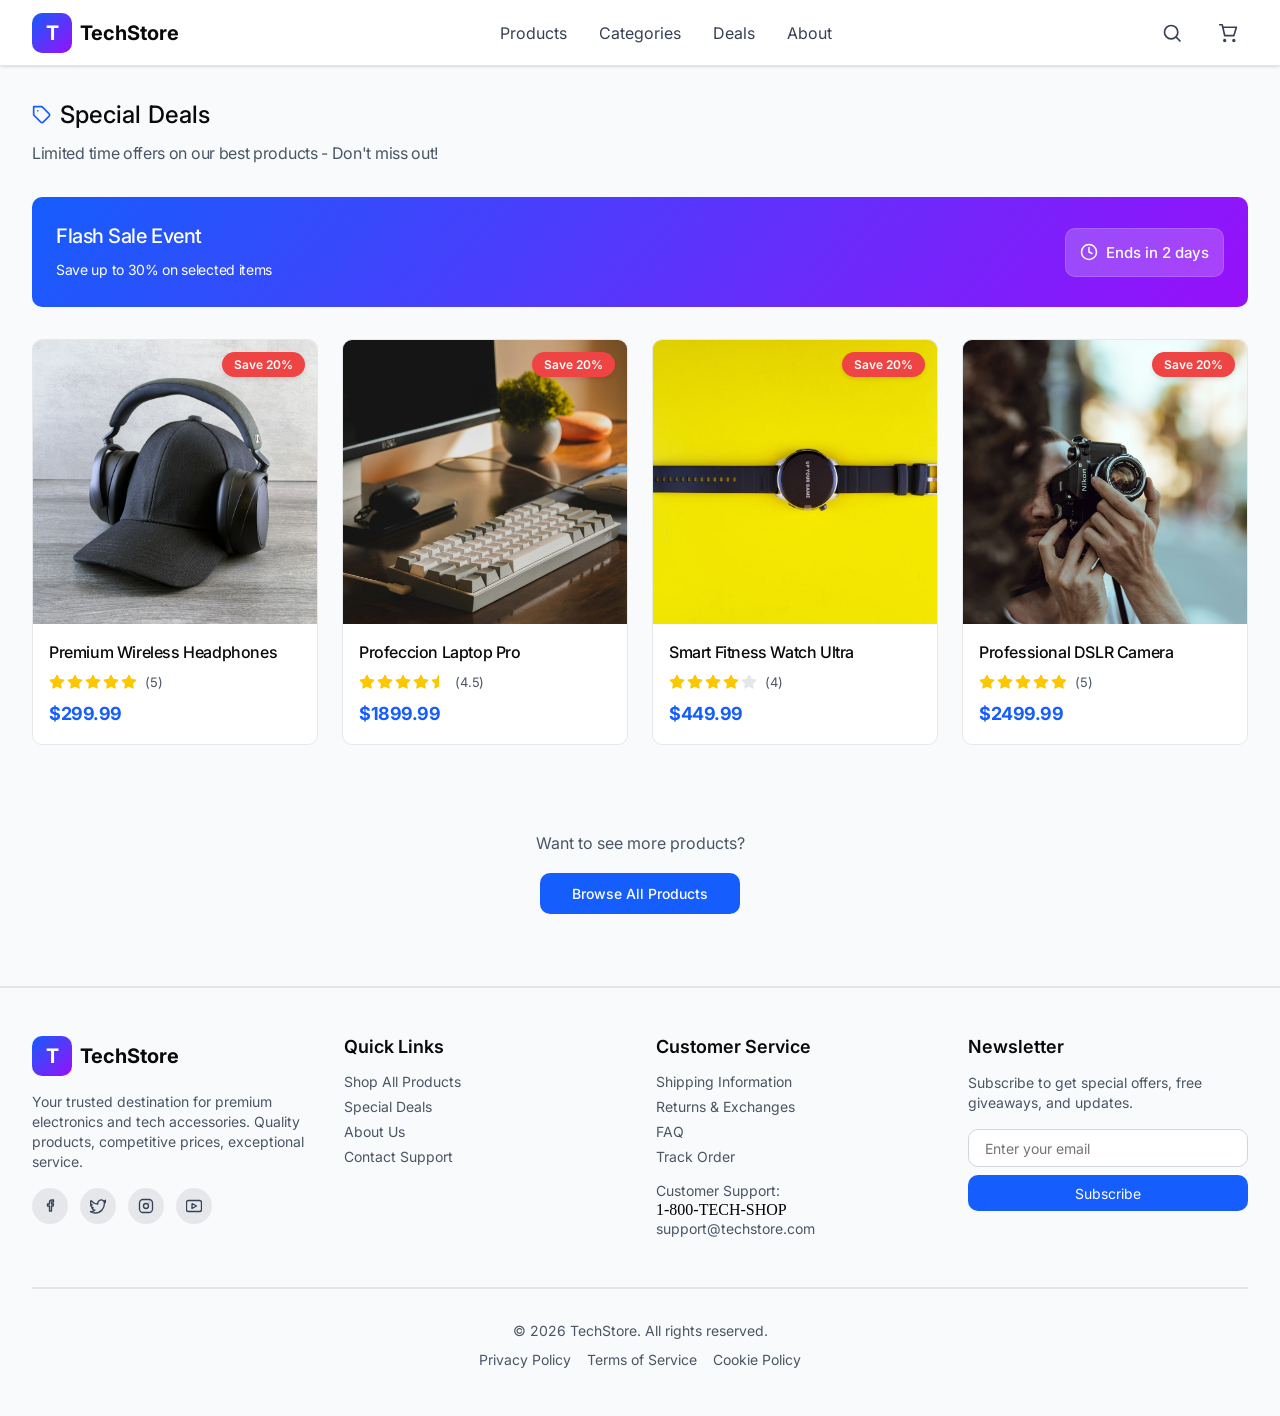
<file: deals.html>
<!DOCTYPE html>
<html lang="en">
<head>
    <meta charset="UTF-8">
    <meta name="viewport" content="width=device-width, initial-scale=1.0">
    <title>Deals - TechStore</title>
    <link rel="stylesheet" href="css/header.css">
    <link rel="stylesheet" href="css/footer.css">
    <link rel="stylesheet" href="css/deals.css">
</head>
<body>
    <header class="header">  
        <div class="header__content">
            <a href="index.html" class="header__logo-link">
                <div class="header__logo-box">
                    <span class="header__logo-letter">T</span>
                </div>
                <span class="header__logo-text">TechStore</span>
            </a>

            <!-- Десктопная навигация -->
            <nav class="header__nav">
                <a href="index.html" class="header__nav-link">Products</a>
                <a href="categories.html" class="header__nav-link">Categories</a>
                <a href="deals.html" class="header__nav-link">Deals</a>
                <a href="about.html" class="header__nav-link">About</a>
            </nav>

            <div class="header__actions">
                <a class="header__action-link">
                    <svg width="20" height="20" viewBox="0 0 20 20" stroke="#364153" stroke-width="1.67" fill="none">
                        <circle cx="9.16" cy="9.16" r="6.665"/>
                        <line x1="13.92" y1="13.92" x2="18.5" y2="18.5"/>
                    </svg>
                </a>
                    
                <a href="card.html" class="header__action-button">
                    <svg width="20" height="20" viewBox="0 0 20 20" stroke="#364153" stroke-width="1.67" stroke-linecap="round" stroke-linejoin="round" fill="none">
                        <path d="M1.71 1.71H4.21L6.71 12.54H15.88L18.38 4.21H5.04"/>
                        <circle cx="6.67" cy="17.5" r="0.835"/>
                        <circle cx="15.83" cy="17.5" r="0.835"/>
                    </svg>
                    <div id="cartBadge" class="cart-badge" style="display: none;"></div>
                </a>

                <button class="header__burger" id="burgerBtn" aria-label="Меню">
                    <svg width="20" height="20" viewBox="0 0 20 20" fill="none" stroke="#364153" stroke-width="1.67" stroke-linecap="round">
                        <line x1="3.33" y1="5" x2="16.67" y2="5"/>
                        <line x1="3.33" y1="10" x2="16.67" y2="10"/>
                        <line x1="3.33" y1="15" x2="16.67" y2="15"/>
                    </svg>
                </button>
            </div>
        </div>

        <div class="header__mobile-menu" id="mobileMenu">
            <div class="header__mobile-menu-container">
                <nav class="header__mobile-nav">
                    <a href="index.html" class="header__mobile-nav-link">Products</a>
                    <a href="categories.html" class="header__mobile-nav-link">Categories</a>
                    <a href="deals.html" class="header__mobile-nav-link">Deals</a>
                    <a href="about.html" class="header__mobile-nav-link">About</a>
                </nav>
            </div>
        </div>
    </header>

    <main class="deals-main">
        <div class="deals__container-info">
            <div class="deals-icone-title">
                <svg width="20" height="20" viewBox="0 0 24 24" fill="none" stroke="#155dfc" stroke-width="2" stroke-linecap="round" stroke-linejoin="round">
                    <path d="M20.59 13.41l-7.17 7.17a2 2 0 0 1-2.83 0L2 12V2h10l8.59 8.59a2 2 0 0 1 0 2.82z"></path>
                    <line x1="7" y1="7" x2="7.01" y2="7"></line>
                </svg>
                <h>Special Deals</h>
            </div>
            <div class="deals__container-subtitle">Limited time offers on our best products - Don't miss out!</div>
        </div>

        <div class="deals-flash-sale-event">
            <div class="flash-text-left">
                <div class="flash-title">Flash Sale Event</div>  
                <div class="flash-subtitle">Save up to 30% on selected items</div>  
            </div>
            <div class="flash-right">
                <div class="flash-timer">
                    <svg width="18" height="18" viewBox="0 0 24 24" fill="none" stroke="#fff" stroke-width="2" stroke-linecap="round" stroke-linejoin="round">
                        <circle cx="12" cy="12" r="10"/>
                        <polyline points="12 6 12 12 16 14"/>
                    </svg>
                    <span class="flash-timer__label">Ends in 2 days</span>
                </div>
            </div>
        </div>
        
        <!-- КАРТОЧКИ ТОВАРОВ -->
        <div class="deals__products-wrapper">
            <div class="deals__products-grid">

                <!-- Карточка товара 1 - Wireless Headphones -->
                <div class="deals__product-card" onclick="location.href='product.html?id=2'">
                    <div class="deals__product-badge">Save 20%</div>
                    <div class="deals__product-image">
                        <img src="images/wireless.jpeg" alt="Premium Wireless Headphones">
                    </div>
                    <div class="deals__product-info">
                        <h4 class="deals__product-title">Premium Wireless Headphones</h4>
                        <div class="deals__product-rating">
                            <div class="deals__rating-stars">
                                <svg width="16" height="16" viewBox="0 0 24 24">
                                    <path d="M12 2L15.09 8.26L22 9.27L17 14.14L18.18 21.02L12 17.77L5.82 21.02L7 14.14L2 9.27L8.91 8.26L12 2Z" fill="#fdc700" stroke="#fdc700" stroke-width="2" stroke-linejoin="round"/>
                                </svg>
                                <svg width="16" height="16" viewBox="0 0 24 24">
                                    <path d="M12 2L15.09 8.26L22 9.27L17 14.14L18.18 21.02L12 17.77L5.82 21.02L7 14.14L2 9.27L8.91 8.26L12 2Z" fill="#fdc700" stroke="#fdc700" stroke-width="2" stroke-linejoin="round"/>
                                </svg>
                                <svg width="16" height="16" viewBox="0 0 24 24">
                                    <path d="M12 2L15.09 8.26L22 9.27L17 14.14L18.18 21.02L12 17.77L5.82 21.02L7 14.14L2 9.27L8.91 8.26L12 2Z" fill="#fdc700" stroke="#fdc700" stroke-width="2" stroke-linejoin="round"/>
                                </svg>
                                <svg width="16" height="16" viewBox="0 0 24 24">
                                    <path d="M12 2L15.09 8.26L22 9.27L17 14.14L18.18 21.02L12 17.77L5.82 21.02L7 14.14L2 9.27L8.91 8.26L12 2Z" fill="#fdc700" stroke="#fdc700" stroke-width="2" stroke-linejoin="round"/>
                                </svg>
                                <svg width="16" height="16" viewBox="0 0 24 24">
                                    <path d="M12 2L15.09 8.26L22 9.27L17 14.14L18.18 21.02L12 17.77L5.82 21.02L7 14.14L2 9.27L8.91 8.26L12 2Z" fill="#fdc700" stroke="#fdc700" stroke-width="2" stroke-linejoin="round"/>
                                </svg>
                            </div>
                            <span class="deals__rating-count">(5)</span>
                        </div>
                        <div class="deals__product-price">
                            <span class="deals__price-current">$299.99</span>
                        </div>
                    </div>
                </div>

                <!-- Карточка товара 2 - Gaming Laptop -->
                <div class="deals__product-card" onclick="location.href='product.html?id=4'">
                    <div class="deals__product-badge">Save 20%</div>
                    <div class="deals__product-image">
                        <img src="images/laptop.jpeg" alt="Gaming Laptop Pro">
                    </div>
                    <div class="deals__product-info">
                        <h4 class="deals__product-title">Profeccion Laptop Pro</h4>
                        <div class="deals__product-rating">
                            <div class="deals__rating-stars">
                                <svg width="16" height="16" viewBox="0 0 24 24">
                                    <path d="M12 2L15.09 8.26L22 9.27L17 14.14L18.18 21.02L12 17.77L5.82 21.02L7 14.14L2 9.27L8.91 8.26L12 2Z" fill="#fdc700" stroke="#fdc700" stroke-width="2" stroke-linejoin="round"/>
                                </svg>
                                <svg width="16" height="16" viewBox="0 0 24 24">
                                    <path d="M12 2L15.09 8.26L22 9.27L17 14.14L18.18 21.02L12 17.77L5.82 21.02L7 14.14L2 9.27L8.91 8.26L12 2Z" fill="#fdc700" stroke="#fdc700" stroke-width="2" stroke-linejoin="round"/>
                                </svg>
                                <svg width="16" height="16" viewBox="0 0 24 24">
                                    <path d="M12 2L15.09 8.26L22 9.27L17 14.14L18.18 21.02L12 17.77L5.82 21.02L7 14.14L2 9.27L8.91 8.26L12 2Z" fill="#fdc700" stroke="#fdc700" stroke-width="2" stroke-linejoin="round"/>
                                </svg>
                                <svg width="16" height="16" viewBox="0 0 24 24">
                                    <path d="M12 2L15.09 8.26L22 9.27L17 14.14L18.18 21.02L12 17.77L5.82 21.02L7 14.14L2 9.27L8.91 8.26L12 2Z" fill="#fdc700" stroke="#fdc700" stroke-width="2" stroke-linejoin="round"/>
                                </svg>
                                <svg width="16" height="16" viewBox="0 0 24 24">
                                    <path d="M12 2L15.09 8.26L22 9.27L17 14.14L18.18 21.02L12 17.77L5.82 21.02L7 14.14L2 9.27L8.91 8.26L12 2Z" fill="#fdc700" stroke="#fdc700" stroke-width="2" stroke-linejoin="round" clip-path="inset(0 50% 0 0)"/>
                                </svg>
                            </div>
                            <span class="deals__rating-count">(4.5)</span>
                        </div>
                        <div class="deals__product-price">
                            <span class="deals__price-current">$1899.99</span>
                        </div>
                    </div>
                </div>

                <!-- Карточка товара 3 - Smart Watch -->
                <div class="deals__product-card" onclick="location.href='product.html?id=5'">
                    <div class="deals__product-badge">Save 20%</div>
                    <div class="deals__product-image">
                        <img src="images/watch.jpeg" alt="Smart Fitness Watch">
                    </div>
                    <div class="deals__product-info">
                        <h4 class="deals__product-title">Smart Fitness Watch Ultra</h4>
                        <div class="deals__product-rating">
                            <div class="deals__rating-stars">
                                <svg width="16" height="16" viewBox="0 0 24 24">
                                    <path d="M12 2L15.09 8.26L22 9.27L17 14.14L18.18 21.02L12 17.77L5.82 21.02L7 14.14L2 9.27L8.91 8.26L12 2Z" fill="#fdc700" stroke="#fdc700" stroke-width="2" stroke-linejoin="round"/>
                                </svg>
                                <svg width="16" height="16" viewBox="0 0 24 24">
                                    <path d="M12 2L15.09 8.26L22 9.27L17 14.14L18.18 21.02L12 17.77L5.82 21.02L7 14.14L2 9.27L8.91 8.26L12 2Z" fill="#fdc700" stroke="#fdc700" stroke-width="2" stroke-linejoin="round"/>
                                </svg>
                                <svg width="16" height="16" viewBox="0 0 24 24">
                                    <path d="M12 2L15.09 8.26L22 9.27L17 14.14L18.18 21.02L12 17.77L5.82 21.02L7 14.14L2 9.27L8.91 8.26L12 2Z" fill="#fdc700" stroke="#fdc700" stroke-width="2" stroke-linejoin="round"/>
                                </svg>
                                <svg width="16" height="16" viewBox="0 0 24 24">
                                    <path d="M12 2L15.09 8.26L22 9.27L17 14.14L18.18 21.02L12 17.77L5.82 21.02L7 14.14L2 9.27L8.91 8.26L12 2Z" fill="#fdc700" stroke="#fdc700" stroke-width="2" stroke-linejoin="round"/>
                                </svg>
                                <svg width="16" height="16" viewBox="0 0 24 24">
                                    <path d="M12 2L15.09 8.26L22 9.27L17 14.14L18.18 21.02L12 17.77L5.82 21.02L7 14.14L2 9.27L8.91 8.26L12 2Z" fill="#e5e7eb" stroke="#e5e7eb" stroke-width="2" stroke-linejoin="round"/>
                                </svg>
                            </div>
                            <span class="deals__rating-count">(4)</span>
                        </div>
                        <div class="deals__product-price">
                            <span class="deals__price-current">$449.99</span>
                        </div>
                    </div>
                </div>

                <!-- Карточка товара 4 - DSLR Camera -->
                <div class="deals__product-card" onclick="location.href='product.html?id=3'">
                    <div class="deals__product-badge">Save 20%</div>
                    <div class="deals__product-image">
                        <img src="images/camera.jpeg" alt="Professional DSLR Camera">
                    </div>
                    <div class="deals__product-info">
                        <h4 class="deals__product-title">Professional DSLR Camera</h4>
                        <div class="deals__product-rating">
                            <div class="deals__rating-stars">
                                <svg width="16" height="16" viewBox="0 0 24 24">
                                    <path d="M12 2L15.09 8.26L22 9.27L17 14.14L18.18 21.02L12 17.77L5.82 21.02L7 14.14L2 9.27L8.91 8.26L12 2Z" fill="#fdc700" stroke="#fdc700" stroke-width="2" stroke-linejoin="round"/>
                                </svg>
                                <svg width="16" height="16" viewBox="0 0 24 24">
                                    <path d="M12 2L15.09 8.26L22 9.27L17 14.14L18.18 21.02L12 17.77L5.82 21.02L7 14.14L2 9.27L8.91 8.26L12 2Z" fill="#fdc700" stroke="#fdc700" stroke-width="2" stroke-linejoin="round"/>
                                </svg>
                                <svg width="16" height="16" viewBox="0 0 24 24">
                                    <path d="M12 2L15.09 8.26L22 9.27L17 14.14L18.18 21.02L12 17.77L5.82 21.02L7 14.14L2 9.27L8.91 8.26L12 2Z" fill="#fdc700" stroke="#fdc700" stroke-width="2" stroke-linejoin="round"/>
                                </svg>
                                <svg width="16" height="16" viewBox="0 0 24 24">
                                    <path d="M12 2L15.09 8.26L22 9.27L17 14.14L18.18 21.02L12 17.77L5.82 21.02L7 14.14L2 9.27L8.91 8.26L12 2Z" fill="#fdc700" stroke="#fdc700" stroke-width="2" stroke-linejoin="round"/>
                                </svg>
                                <svg width="16" height="16" viewBox="0 0 24 24">
                                    <path d="M12 2L15.09 8.26L22 9.27L17 14.14L18.18 21.02L12 17.77L5.82 21.02L7 14.14L2 9.27L8.91 8.26L12 2Z" fill="#fdc700" stroke="#fdc700" stroke-width="2" stroke-linejoin="round"/>
                                </svg>
                            </div>
                            <span class="deals__rating-count">(5)</span>
                        </div>
                        <div class="deals__product-price">
                            <span class="deals__price-current">$2499.99</span>
                        </div>
                    </div>
                </div>

            </div>
        </div>

        <div class="deals-cta">
            <p>Want to see more products?</p>
            <a href="index.html" class="deals-cta-btn">Browse All Products</a>
        </div>


    </main>

    <footer class="footer">
        <div class="footer__top">

            <!-- ВЕРХНЯЯ ЧАСТЬ ФУТЕРА (КОЛОНКИ) -->
            <div class="footer__grid">
                    <!-- КОЛОНКА 1 (СОЦ СЕТИ, БРЕНД) -->
                    <div class="footer__column__brand">

                        <div class="footer__logo-wrapper">
                            <div class="footer__logo-box">
                                <span class="footer__logo-letter">T</span>
                            </div>
                            <h3 class="footer__logo-text">TechStore</h3>
                        </div>

                        <p class="footer__description">
                            Your trusted destination for premium electronics and tech accessories. Quality products, competitive prices, exceptional service.
                        </p>

                        
                        <!-- СОЦ СЕТИ -->
                        <div class="footer__social">

                            <!-- FACEBOOK -->
                            <a href="#" class="footer__social-link" aria-label="Facebook">
                                <svg class="footer__social-icon" width="16" height="16" viewBox="0 0 16 16" stroke="#364153" stroke-width="1.33" stroke-linejoin="round" stroke-linecap="round" fill="none">
                                    <path 
                                        d="M7.5 3.5v2.5h-2v2h2v5h2v-5h1.5l0.5-2h-2v-1.5c0-0.276 0.224-0.5 0.5-0.5h1.5v-2h-1.5c-1.5 0-2.5 1-2.5 2.5z"/>
                                </svg>
                            </a>

                            <!-- TWITTER -->
                            <a href="#" class="footer__social-link" aria-label="Twitter">
                                <svg class="footer__social-icon" width="16" height="16" viewBox="0 0 16 16" stroke="#364153" stroke-width="1.33" stroke-linejoin="round" stroke-linecap="round" fill="none">
                                <path 
                                    d="M5.026 15c6.038 0 9.341-5.003 9.341-9.334 0-.14 0-.282-.006-.422A6.685 6.685 0 0 0 16 3.542a6.658 6.658 0 0 1-1.889.518 3.301 3.301 0 0 0 1.447-1.817 6.533 6.533 0 0 1-2.087.793A3.286 3.286 0 0 0 7.875 6.03a9.325 9.325 0 0 1-6.767-3.429 3.289 3.289 0 0 0 1.018 4.382A3.323 3.323 0 0 1 .64 6.575v.045a3.288 3.288 0 0 0 2.632 3.218 3.203 3.203 0 0 1-.865.115 3.23 3.23 0 0 1-.614-.057 3.283 3.283 0 0 0 3.067 2.277A6.588 6.588 0 0 1 .78 13.58a6.32 6.32 0 0 1-.78-.045A9.344 9.344 0 0 0 5.026 15z"/>
                                </svg>
                            </a>

                            <!-- INSTAGRAM -->
                            <a href="#" class="footer__social-link" aria-label="Instagram">
                                <svg class="footer__social-icon" widht="16" height="16" viewBox="0 0 16 16" stroke="#364153" stroke-width="1.33" fill="none">
                                    <rect x="1.5" y="1.5" width="13" height="13" rx="3.5"/>
                                    <circle cx="8" cy="8" r="2.5"/>
                                    <circle cx="11.5" cy="4.5" r="0.1"/>
                                </svg>
                            </a>

                            <!-- YOUTUBE -->
                            <a href="#" class="footer__social-link" aria-label="YouTube">
                                <svg class="footer__social-icon" width="16" height="16" viewBox="0 0 16 16" stroke="#364153" stroke-width="1.33" stroke-linejoin="round" fill="none">
                                    <rect x="0.5" y="2.5" width="15" height="11" rx="2"/>
                                    <path d="M6 5.5 L10.5 8 L6 10.5 L6 5.5"/>
                                </svg>
                            </a>
                        </div>
                    </div>

                    <!-- КОЛОНКА 2 Quick Links -->
                    <div class="footer__column-quick">
                        <h3 class="footer__quick-links">Quick Links</h3>
                        <nav class="footer__quick-nav">
                            <a href="#" class="footer__quick-nav-link">Shop All Products</a>
                            <a href="#" class="footer__quick-nav-link">Special Deals</a>
                            <a href="#" class="footer__quick-nav-link">About Us</a>
                            <a href="#" class="footer__quick-nav-link">Contact Support</a>
                        </nav>
                    </div>

                    <!-- КОЛОНКА 3 Customer Service -->
                    <div class="footer__column-customer">
                        <h3 class="footer__customer-service">Customer Service</h3>
                        <nav class="footer__customer-nav">
                            <a href="#" class="footer__customer-nav-link">Shipping Information</a>
                            <a href="#" class="footer__customer-nav-link">Returns & Exchanges</a>
                            <a href="#" class="footer__customer-nav-link">FAQ</a>
                            <a href="#" class="footer__customer-nav-link">Track Order</a>
                        </nav>
                        <nav class="footer__customer-nav-link-paragraph">
                            <p class="footer__customer-support">Customer Support:</p>
                            <p class="footer__customer-shop">1-800-TECH-SHOP</p>
                            <p class="footer__customer-email">support@techstore.com</p>
                        </nav>
                    </div>

                    <!-- КОЛОНКА 4 (SUBSCRIBE) -->
                    <div class="footer__column-newsletter">
                        <h3 class="footer__newsletter">Newsletter</h3>
                        <p class="footer__newsletter-paragraph">Subscribe to get special offers, free giveaways, and updates.</p>

                        <div class="footer__form">
                            <input 
                                type="email"
                                class="footer__form-input"
                                placeholder="Enter your email"
                                required    
                            >
                            <button type="submit" class="footer__form-button">Subscribe</button>
                        </div>

                    </div>
            </div>

            <!-- НИЖНЯЯ ЧАСТЬ ФУТЕРА (копирайт, юридическая информ.) -->
            <div class="footer__down">
                <p class="footer__down-copyright">© 2026 TechStore. All rights reserved.</p>
                <nav class="footer__down-copyright-nav">
                    <a href="#" class="footer__down-copyright-link">Privacy Policy</a>
                    <a href="#" class="footer__down-copyright-link">Terms of Service</a>
                    <a href="#" class="footer__down-copyright-link">Cookie Policy</a>
                </nav>
            </div>
        </div>
    </footer>

    <script src="js/data.js"></script>
    <script src="js/cart.js"></script>
    <script src="js/header.js"></script>
</body>
</html>
</file>
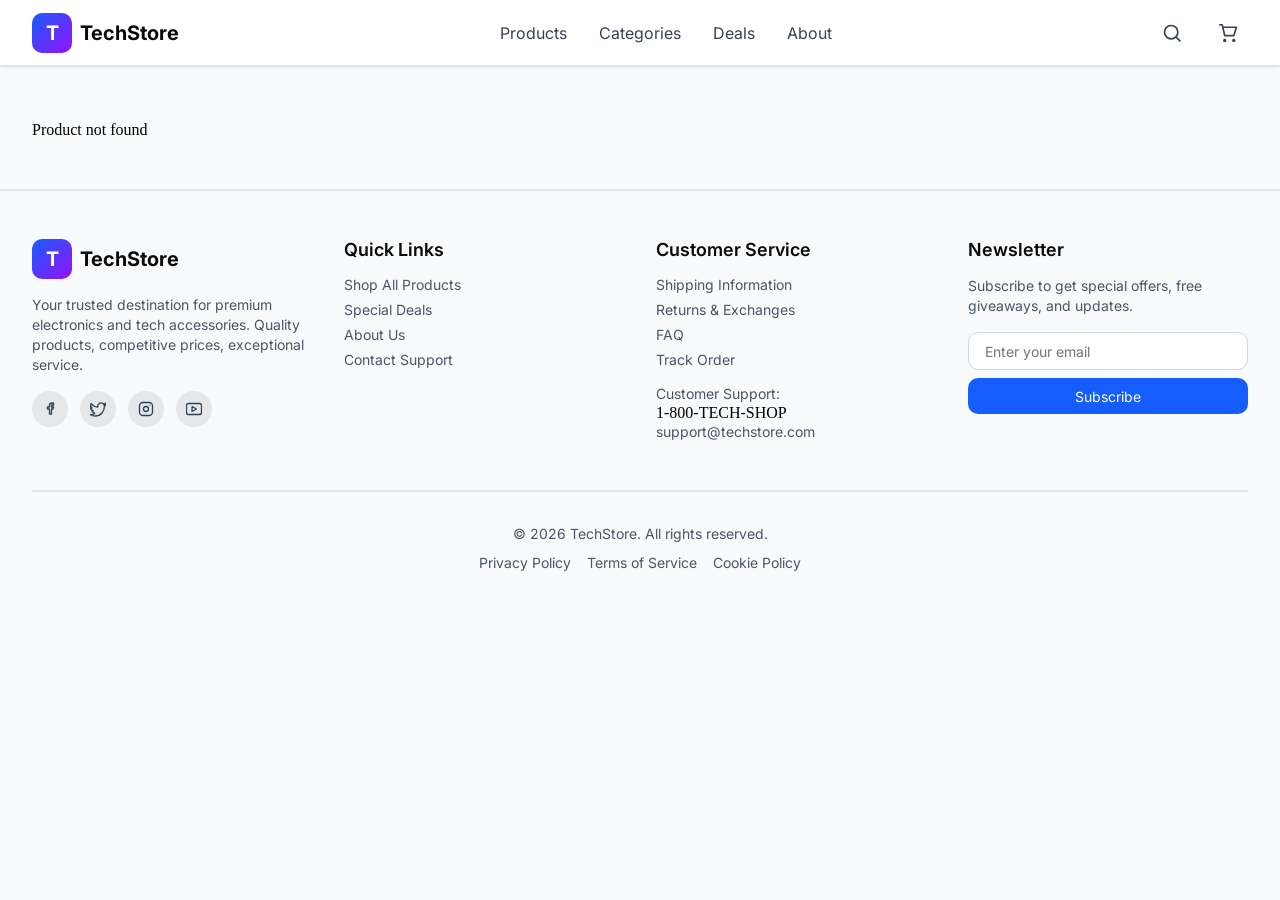
<file: product.html>
<!DOCTYPE html>
<html lang="en">
<head>
    <meta charset="UTF-8">
    <meta name="viewport" content="width=device-width, initial-scale=1.0">
    <title>Product - TechStore</title>
    <link rel="stylesheet" href="css/product.css">
    <link rel="stylesheet" href="css/header.css">
    <link rel="stylesheet" href="css/footer.css">
</head>
<body>
    <header class="header">  
        <div class="header__content">
            <a href="index.html" class="header__logo-link">
                <div class="header__logo-box">
                    <span class="header__logo-letter">T</span>
                </div>
                <span class="header__logo-text">TechStore</span>
            </a>

            <!-- Десктопная навигация -->
            <nav class="header__nav">
                <a href="index.html" class="header__nav-link">Products</a>
                <a href="categories.html" class="header__nav-link">Categories</a>
                <a href="deals.html" class="header__nav-link">Deals</a>
                <a href="about.html" class="header__nav-link">About</a>
            </nav>

            <div class="header__actions">
                <a class="header__action-link">
                    <svg width="20" height="20" viewBox="0 0 20 20" stroke="#364153" stroke-width="1.67" fill="none">
                        <circle cx="9.16" cy="9.16" r="6.665"/>
                        <line x1="13.92" y1="13.92" x2="18.5" y2="18.5"/>
                    </svg>
                </a>
                    
                <a href="card.html" class="header__action-button">
                    <svg width="20" height="20" viewBox="0 0 20 20" stroke="#364153" stroke-width="1.67" stroke-linecap="round" stroke-linejoin="round" fill="none">
                        <path d="M1.71 1.71H4.21L6.71 12.54H15.88L18.38 4.21H5.04"/>
                        <circle cx="6.67" cy="17.5" r="0.835"/>
                        <circle cx="15.83" cy="17.5" r="0.835"/>
                    </svg>
                    <div id="cartBadge" class="cart-badge" style="display: none;"></div>
                </a>

                <button class="header__burger" id="burgerBtn" aria-label="Меню">
                    <svg width="20" height="20" viewBox="0 0 20 20" fill="none" stroke="#364153" stroke-width="1.67" stroke-linecap="round">
                        <line x1="3.33" y1="5" x2="16.67" y2="5"/>
                        <line x1="3.33" y1="10" x2="16.67" y2="10"/>
                        <line x1="3.33" y1="15" x2="16.67" y2="15"/>
                    </svg>
                </button>
            </div>
        </div>

        <div class="header__mobile-menu" id="mobileMenu">
            <div class="header__mobile-menu-container">
                <nav class="header__mobile-nav">
                    <a href="index.html" class="header__mobile-nav-link">Products</a>
                    <a href="categories.html" class="header__mobile-nav-link">Categories</a>
                    <a href="deals.html" class="header__mobile-nav-link">Deals</a>
                    <a href="about.html" class="header__mobile-nav-link">About</a>
                </nav>
            </div>
        </div>
    </header>

    <main class="product__container">
        <!-- (навигация) -->
        <div id="breadcrumbs"></div>
        <!-- Основной контент с информацией о товаре -->
        <div id="productContent"></div>
    </main>

    <footer class="footer">
        <div class="footer__top">

            <!-- ВЕРХНЯЯ ЧАСТЬ ФУТЕРА (КОЛОНКИ) -->
            <div class="footer__grid">
                    <!-- КОЛОНКА 1 (СОЦ СЕТИ, БРЕНД) -->
                    <div class="footer__column__brand">

                        <div class="footer__logo-wrapper">
                            <div class="footer__logo-box">
                                <span class="footer__logo-letter">T</span>
                            </div>
                            <h3 class="footer__logo-text">TechStore</h3>
                        </div>

                        <p class="footer__description">
                            Your trusted destination for premium electronics and tech accessories. Quality products, competitive prices, exceptional service.
                        </p>

                        
                        <!-- СОЦ СЕТИ -->
                        <div class="footer__social">

                            <!-- FACEBOOK -->
                            <a href="#" class="footer__social-link" aria-label="Facebook">
                                <svg class="footer__social-icon" width="16" height="16" viewBox="0 0 16 16" stroke="#364153" stroke-width="1.33" stroke-linejoin="round" stroke-linecap="round" fill="none">
                                    <path 
                                        d="M7.5 3.5v2.5h-2v2h2v5h2v-5h1.5l0.5-2h-2v-1.5c0-0.276 0.224-0.5 0.5-0.5h1.5v-2h-1.5c-1.5 0-2.5 1-2.5 2.5z"/>
                                </svg>
                            </a>

                            <!-- TWITTER -->
                            <a href="#" class="footer__social-link" aria-label="Twitter">
                                <svg class="footer__social-icon" width="16" height="16" viewBox="0 0 16 16" stroke="#364153" stroke-width="1.33" stroke-linejoin="round" stroke-linecap="round" fill="none">
                                <path 
                                    d="M5.026 15c6.038 0 9.341-5.003 9.341-9.334 0-.14 0-.282-.006-.422A6.685 6.685 0 0 0 16 3.542a6.658 6.658 0 0 1-1.889.518 3.301 3.301 0 0 0 1.447-1.817 6.533 6.533 0 0 1-2.087.793A3.286 3.286 0 0 0 7.875 6.03a9.325 9.325 0 0 1-6.767-3.429 3.289 3.289 0 0 0 1.018 4.382A3.323 3.323 0 0 1 .64 6.575v.045a3.288 3.288 0 0 0 2.632 3.218 3.203 3.203 0 0 1-.865.115 3.23 3.23 0 0 1-.614-.057 3.283 3.283 0 0 0 3.067 2.277A6.588 6.588 0 0 1 .78 13.58a6.32 6.32 0 0 1-.78-.045A9.344 9.344 0 0 0 5.026 15z"/>
                                </svg>
                            </a>

                            <!-- INSTAGRAM -->
                            <a href="#" class="footer__social-link" aria-label="Instagram">
                                <svg class="footer__social-icon" widht="16" height="16" viewBox="0 0 16 16" stroke="#364153" stroke-width="1.33" fill="none">
                                    <rect x="1.5" y="1.5" width="13" height="13" rx="3.5"/>
                                    <circle cx="8" cy="8" r="2.5"/>
                                    <circle cx="11.5" cy="4.5" r="0.1"/>
                                </svg>
                            </a>

                            <!-- YOUTUBE -->
                            <a href="#" class="footer__social-link" aria-label="YouTube">
                                <svg class="footer__social-icon" width="16" height="16" viewBox="0 0 16 16" stroke="#364153" stroke-width="1.33" stroke-linejoin="round" fill="none">
                                    <rect x="0.5" y="2.5" width="15" height="11" rx="2"/>
                                    <path d="M6 5.5 L10.5 8 L6 10.5 L6 5.5"/>
                                </svg>
                            </a>
                        </div>
                    </div>

                    <!-- КОЛОНКА 2 Quick Links -->
                    <div class="footer__column-quick">
                        <h3 class="footer__quick-links">Quick Links</h3>
                        <nav class="footer__quick-nav">
                            <a href="#" class="footer__quick-nav-link">Shop All Products</a>
                            <a href="#" class="footer__quick-nav-link">Special Deals</a>
                            <a href="#" class="footer__quick-nav-link">About Us</a>
                            <a href="#" class="footer__quick-nav-link">Contact Support</a>
                        </nav>
                    </div>

                    <!-- КОЛОНКА 3 Customer Service -->
                    <div class="footer__column-customer">
                        <h3 class="footer__customer-service">Customer Service</h3>
                        <nav class="footer__customer-nav">
                            <a href="#" class="footer__customer-nav-link">Shipping Information</a>
                            <a href="#" class="footer__customer-nav-link">Returns & Exchanges</a>
                            <a href="#" class="footer__customer-nav-link">FAQ</a>
                            <a href="#" class="footer__customer-nav-link">Track Order</a>
                        </nav>
                        <nav class="footer__customer-nav-link-paragraph">
                            <p class="footer__customer-support">Customer Support:</p>
                            <p class="footer__customer-shop">1-800-TECH-SHOP</p>
                            <p class="footer__customer-email">support@techstore.com</p>
                        </nav>
                    </div>

                    <!-- КОЛОНКА 4 (SUBSCRIBE) -->
                    <div class="footer__column-newsletter">
                        <h3 class="footer__newsletter">Newsletter</h3>
                        <p class="footer__newsletter-paragraph">Subscribe to get special offers, free giveaways, and updates.</p>

                        <div class="footer__form">
                            <input 
                                type="email"
                                class="footer__form-input"
                                placeholder="Enter your email"
                                required    
                            >
                            <button type="submit" class="footer__form-button">Subscribe</button>
                        </div>

                    </div>
            </div>

            <!-- НИЖНЯЯ ЧАСТЬ ФУТЕРА (копирайт, юридическая информ.) -->
            <div class="footer__down">
                <p class="footer__down-copyright">© 2026 TechStore. All rights reserved.</p>
                <nav class="footer__down-copyright-nav">
                    <a href="#" class="footer__down-copyright-link">Privacy Policy</a>
                    <a href="#" class="footer__down-copyright-link">Terms of Service</a>
                    <a href="#" class="footer__down-copyright-link">Cookie Policy</a>
                </nav>
            </div>
        </div>
    </footer>

    <script src="js/data.js"></script>
    <script src="js/cart.js"></script>
    <script src="js/product.js"></script>
    <script src="js/header.js"></script>
</body>
</html>
</file>
<file: css/catalog.css>
@import url('https://fonts.googleapis.com/css2?family=Inter:wght@400;500;600;700&display=swap');

* {
    margin: 0;
    padding: 0;
    box-sizing: border-box;
    -webkit-tap-highlight-color: transparent;
}

body {
    display: flex;
    flex-direction: column;
    background-color: #f9fafb;
    padding-top: 65px;
}

.main {
    width: 100%;
    min-width: auto;
    margin: 0 auto;
    background-color: #f9fafb;
}

.main__content {
    display: flex;
    flex-direction: column;
    width: 100%;
    max-width: 1280px;
    margin: 0 auto;
    padding: 32px;
    gap: 32px;
    box-sizing: border-box;
}

.main__content__info {
    max-width: 1216px;
    width: 100%;
    min-height: 68px;
    gap: 8px;
}

.main__content__info-heading {
    font-family: 'Inter', sans-serif;
    font-weight: 500;
    font-size: 24px;
    line-height: 36px;
    letter-spacing: 0.07px;
    color: #0a0a0a;
}

.main__content__info-paragraph {
    font-family: 'inter', sans-serif;
    font-weight: 400;
    font-size: 16px;
    line-height: 24px;
    letter-spacing: -0.31px;
    color: #4a5565;
}

.main__content__sort-product {
    display: flex;
    width: 100%;
    height: 36px;
    justify-content: space-between;
    align-items: center;
}

/* Левая группа с Filters и количеством товаров */
.main__content__left-group {
    display: flex;
    align-items: center;
    gap: 16px;
}

/* Мобильная кнопка Filters (по умолчанию скрыта) */
.mobile-filters-btn {
    display: none;
    align-items: center;
    gap: 8px;
    padding: 8px 16px;
    background-color: #fff;
    border: 1px solid #e5e7eb;
    border-radius: 8px;
    cursor: pointer;
    font-family: 'Inter', sans-serif;
    font-weight: 500;
    font-size: 14px;
    line-height: 20px;
    color: #0a0a0a;
    transition: background-color 0.2s ease;
}

.mobile-filters-btn:hover {
    background-color: #f9fafb;
}

.main__content__product {
    font-family: 'Inter', sans-serif;
    font-weight: 400;
    font-size: 14px;
    line-height: 20px;
    letter-spacing: -0.15px;
    color: #4a5565;
}

.main__content__sort-wrapper {
    display: flex;
    align-items: center;
    gap: 8px;
    position: relative;
}

.sort__name {
    font-family: 'Inter', sans-serif;
    font-weight: 400;
    font-size: 14px;
    line-height: 20px;
    letter-spacing: -0.15px;
    color: #4a5565;
}

.sort__button {
    display: flex;
    align-items: center;
    justify-content: space-between;
    width: 180px;
    height: 36px;
    padding: 0 12px;
    border: 1px solid #717182;
    border-radius: 8px;
    background-color: #fff;
    box-sizing: border-box;
    cursor: pointer;
}

.button__text-selected {
    font-family: 'Inter', sans-serif;
    font-weight: 500;
    font-size: 14px;
    line-height: 20px;
    letter-spacing: -0.15px;
    color: #0a0a0a;
    text-align: center;
}

.button__icon {
    display: flex;
    align-items: center;
    justify-content: center;
    width: 16px;
    height: 16px;
    opacity: 0.5;
}

.sort__dropdown {
    display: none;
    position: absolute;
    top: 100%;
    right: 0;
    width: 180px;
    background: white;
    border: 1px solid #eaeaea;
    border-radius: 8px;
    box-shadow: 0 4px 12px rgba(0, 0, 0, 0.1);
    z-index: 100;
    margin-top: 4px;
}

.sort__dropdown.show {
    display: block;
}

.dropdown__item {
    padding: 10px 12px;
    font-family: 'Inter', sans-serif;
    font-size: 14px;
    color: #0a0a0a;
    cursor: pointer;
}

.dropdown__item:hover {
    background-color: #f5f5f5;
}

.main__content__filtr-cart {
    display: flex;
    width: 100%;
    max-width: 1216px;
    gap: 32px;
}

.main__content__filtr {
    display: flex;
    flex-direction: column;
    width: 256px;
    height: 412px;
    border-radius: 10px;
    border: 1px solid #e5e7eb;
    background-color: #fff;
    padding: 25px;
    gap: 24px;
    position: sticky;
    top: 100px;
    align-self: flex-start;
}

.main__filtr-icone {
    display: flex;
    align-items: center;
    text-decoration: none;
    gap: 8px;
}

.main__filtr-text {
    font-family: 'Inter', sans-serif;
    font-weight: 600;
    font-size: 20px;
    line-height: 30px;
    letter-spacing: -0.45px;
    color: #0a0a0a;
    margin: 0;
}

.main__content-rating {
    width: 206px;
    height: 127px;
    display: flex;
    flex-direction: column;
}

.main__rating-text {
    font-family: 'Inter', sans-serif;
    font-weight: 600;
    font-size: 18px;
    line-height: 27px;
    letter-spacing: -0.44px;
    color: #0a0a0a;
    margin: 0 0 16px 0;
    padding: 0;
}

.rating__items {
    width: 206px;
    height: 84px;
    display: flex;
    flex-direction: column;
    gap: 12px;
}

.rating__item {
    width: 206px;
    height: 20px;
    gap: 8px;
    display: flex;
    align-items: center;
}

.rating__checkbox {
    width: 16px;
    height: 16px;
    border-radius: 4px;
    border: 1px solid rgba(0, 0, 0, 0.1);
    background: #f3f3f5;
    flex-shrink: 0;
    position: relative;
    display: flex;
    align-items: center;
    justify-content: center;
    cursor: pointer;
}

.rating__checkbox.checked {
    background-color: #0a0a0a;
    border-color: #fff;
}

.rating__checkbox svg {
    display: none;
    width: 10px;
    height: 10px;
}

.rating__checkbox.checked svg {
    display: block;
}

.rating__label {
    font-family: 'Inter', sans-serif;
    font-weight: 400;
    font-size: 14px;
    line-height: 20px;
    letter-spacing: -0.15px;
    color: #0a0a0a;
    cursor: pointer;
}

.main__price-range {
    width: 206px;
    height: 95px;
    display: flex;
    flex-direction: column;
}

.main__price-range-title {
    font-family: 'Inter', sans-serif;
    font-weight: 600;
    font-size: 18px;
    line-height: 27px;
    letter-spacing: -0.44px;
    color: #0a0a0a;
}

.main__slider-container {
    width: 206px;
    height: 16px;
    position: relative;
    margin-top: 16px;
    margin-bottom: 16px;
}

.main__slider-track {
    width: 100%;
    height: 16px;
    background-color: #030213;
    border-radius: 999px;
    position: absolute;
}

.main__slider-thumb {
    position: absolute;
    width: 16px;
    height: 16px;
    background-color: #FFFFFF;
    border: 1px solid #030213;
    border-radius: 50%;
    top: 50%;
    transform: translate(-50%, -50%);
    box-shadow: 0px 1px 2px -1px rgba(0, 0, 0, 0.1), 0px 1px 3px 0px rgba(0, 0, 0, 0.1);
    z-index: 2;
    cursor: pointer;
}

.main__slider-thumb:hover {
    outline: 4px solid rgba(141, 146, 152, 0.5);
    outline-offset: -1px;
}

.main__slider-thumb-min {
    left: 8px;
}

.main__slider-thumb-max {
    left: 198px;
}

.main__price-label {
    display: flex;
    width: 206px;
    height: 20px;
    justify-content: space-between;
}

.main__price-min,
.main__price-max {
    font-family: 'Inter', sans-serif;
    font-weight: 400;
    font-size: 14px;
    line-height: 20px;
    letter-spacing: -0.15px;
    color: #4a5565;
}

.main__button-clear-filtr {
    width: 206px;
    height: 38px;
    border-radius: 10px;
    border: 1px solid #d1d5dc;
    background-color: #fff;
    font-family: 'Inter', sans-serif;
    font-weight: 500;
    font-size: 14px;
    line-height: 20px;
    letter-spacing: -0.15px;
    align-items: center;
    justify-content: center;
    color: #0a0a0a;
    cursor: pointer;
}

.main__button-clear-filtr:hover {
    background-color: #f9fafb;
}

.main__content__card {
    width: 100%;
    display: grid;
    grid-template-columns: repeat(3, minmax(0, 1fr));
    gap: 24px;
    cursor: pointer;
    position: relative;
    min-height: 400px;
}

.main__product-card {
    min-width: 293.34px;
    height: auto;
    border-radius: 10px;
    border: 1px solid #e5e7eb;
    background-color: #fff;
    display: flex;
    flex-direction: column;
    box-sizing: border-box;
    overflow: hidden;
    transition: box-shadow 0.2s ease;
    -webkit-tap-highlight-color: transparent;
    user-select: none;
}

.main__product-card:hover {
    box-shadow: 0 4px 12px rgba(0, 0, 0, 0.1);
}

.main__product-image {
    width: 100%;
    height: 291.33px;
    overflow: hidden;
    flex-shrink: 0;
}

.main__product-image img {
    width: 100%;
    height: 100%;
    object-fit: cover;
    display: block;
    transition: transform 0.3s ease;
}

.main__product-card:hover .main__product-image img {
    transform: scale(1.1);
}

.main__product-info {
    min-height: 127px;
    padding: 16px;
    display: flex;
    flex-direction: column;
    gap: 8px;
    box-sizing: border-box;
}

.main__product-title {
    font-family: 'Inter', sans-serif;
    font-weight: 500;
    font-size: 18px;
    line-height: 27px;
    letter-spacing: -0.44px;
    color: #0a0a0a;
}

.main__product-rating {
    display: flex;
    gap: 8px;
    height: 20px;
}

.main__product-price-category {
    display: flex;
    justify-content: space-between;
    align-items: center;
}

.main__product-price {
    font-family: 'Inter', sans-serif;
    font-weight: 700;
    font-size: 18px;
    line-height: 28px;
    letter-spacing: -0.44px;
    color: #155dfc;
}

.main__product-category {
    font-family: 'Inter', sans-serif;
    font-weight: 400;
    font-size: 12px;
    text-transform: uppercase;
    color: #6a7282;
}

.main__product-add-btn {
    width: 100%;
    height: 36px;
    border-radius: 8px;
    background-color: #155dfc;
    border: none;
    font-family: 'Inter', sans-serif;
    font-weight: 600;
    font-size: 14px;
    line-height: 20px;
    color: #fff;
    cursor: pointer;
    transition: background-color 0.2s ease;
    margin-top: 4px;
}

.main__product-add-btn:hover {
    background-color: #0f4ee0;
}

.main__product-add-btn:active {
    transform: scale(0.98);
}

.empty-state {
    display: flex;
    flex-direction: column;
    align-items: center;
    justify-content: center;
    text-align: center;
    position: absolute;
    top: 50%;
    left: 50%;
    transform: translate(-50%, -50%);
    width: 100%;
    padding: 20px;
}

.empty-products {
    font-family: 'Inter', sans-serif;
    font-size: 16px;
    font-weight: 500;
    color: #4a5565;
    margin-bottom: 8px;
}

.empty-products-sub {
    font-family: 'Inter', sans-serif;
    font-size: 12px;
    color: #6a7282;
}

/* ========== АДАПТИВ ========== */

/* Планшет (до 1024px) - показываем кнопку Filters, скрываем обычный сайдбар */
@media (max-width: 1024px) {
    .main__content__card {
        grid-template-columns: repeat(2, 1fr);
        min-height: 400px;
    }

    .main__content__filtr {
        display: none;
    }

    .main__content {
        padding-left: 16px;
        padding-right: 16px;
    }

    .mobile-filters-btn {
        display: flex;
    }

    .main__content__filtr {
        position: fixed;
        top: 0;
        left: -282px;
        width: 282px;
        height: 100vh;
        z-index: 1000;
        transition: left 0.3s ease;
        overflow-y: auto;
        border-radius: 0;
        margin: 0;
        display: flex;
        background-color: #fff;
        box-shadow: 2px 0 10px rgba(0, 0, 0, 0.1);
        padding: 20px;
    }

    .main__content__filtr.mobile-open {
        left: 0;
    }

    /* Шапка мобильного фильтра */
    .mobile-filters-header {
        display: flex;
        justify-content: space-between;
        align-items: center;
        padding-bottom: 20px;
        border-bottom: 1px solid #e5e7eb;
        margin-bottom: 20px;
    }

    .mobile-filters-title {
        font-family: 'Inter', sans-serif;
        font-weight: 600;
        font-size: 20px;
        line-height: 30px;
        color: #0a0a0a;
    }

    .mobile-filters-close {
        background: none;
        border: none;
        cursor: pointer;
        padding: 5px;
        display: flex;
        align-items: center;
        justify-content: center;
        transition: opacity 0.2s ease;
    }

    .mobile-filters-close:hover {
        opacity: 0.6;
    }

    /* Скрываем иконку Filters в мобильном сайдбаре */
    .main__content__filtr .main__filtr-icone {
        display: none;
    }

    /* Планшет: empty-state по центру */
    .empty-state {
        position: absolute;
        top: 50%;
        left: 50%;
        transform: translate(-50%, -50%);
        padding: 40px 20px;
        width: 100%;
    }
}

/* Мобилка (до 639px) - кнопка Filters на отдельной строке */
@media (max-width: 639px) {
    .main__content__card {
        grid-template-columns: 1fr;
        min-height: 60vh;
    }

    .main__content {
        padding-left: 16px;
        padding-right: 16px;
    }

    .main__content__sort-product {
        flex-direction: column;
        align-items: flex-start;
        gap: 12px;
        height: auto;
    }

    .mobile-filters-btn {
        display: flex;
        width: auto;
    }

    /* Мобилка: empty-state с отступами */
    .empty-state {
        position: static;
        transform: none;
        padding: 80px 20px;
        min-height: auto;
        justify-content: center;
    }
}

/* Десктоп (1025px и выше) - скрываем мобильную кнопку Filters */
@media (min-width: 1025px) {
    .main__product-card {
        min-width: auto;
        width: 100%;
    }
    
    .main__product-image {
        aspect-ratio: 1 / 1;
        height: auto;
    }
    
    .main__product-image img {
        width: 100%;
        height: 100%;
        object-fit: cover;
    }

    .main__content {
        padding-left: 32px;
        padding-right: 32px;
    }

    .mobile-filters-btn {
        display: none;
    }

    .mobile-filters-header {
        display: none;
    }
}

/* Оверлей для мобильного сайдбара */
.mobile-overlay {
    display: none;
    position: fixed;
    top: 0;
    left: 0;
    right: 0;
    bottom: 0;
    background-color: rgba(0, 0, 0, 0.5);
    z-index: 999;
}

.mobile-overlay.active {
    display: block;
}
</file>
<file: css/header.css>
@import url('https://fonts.googleapis.com/css2?family=Inter:wght@400;500;600;700&display=swap');

* {
    margin: 0;
    padding: 0;
    box-sizing: border-box;
}

.header {
    width: 100%;
    background: #fff;
    border-bottom: 1px solid rgba(0, 0, 0, 0.1);
    box-shadow: 0 1px 2px -1px rgba(0, 0, 0, 0.1),
                0 1px 3px 0 rgba(0, 0, 0, 0.1);
    position: fixed;
    top: 0;
    left: 0;
    z-index: 1000;
}

/* ================= CONTENT ================= */

.header__content {
    width: 100%;
    max-width: 1280px;
    padding: 0 32px;
    height: 65px;
    margin: 0 auto;
    display: flex;
    align-items: center;
    justify-content: space-between;
}

/* ================= LOGO ================= */

.header__logo-link {
    display: flex;
    align-items: center;
    gap: 8px;
    text-decoration: none;
    flex-shrink: 0;
}

.header__logo-box {
    width: 40px;
    height: 40px;
    border-radius: 10px;
    background: linear-gradient(135deg, #155dfc, #9810fa);
    display: flex;
    align-items: center;
    justify-content: center;
}

.header__logo-letter {
    font-family: 'Inter', sans-serif;
    font-weight: 700;
    font-size: 20px;
    color: #fff;
}

.header__logo-text {
    font-family: 'Inter', sans-serif;
    font-weight: 700;
    font-size: 20px;
    color: #0a0a0a;
}

/* ================= NAV ================= */

.header__nav {
    display: flex;
    align-items: center;
    gap: 32px;
}

.header__nav-link {
    font-family: 'Inter', sans-serif;
    font-weight: 400;
    font-size: 16px;
    color: #364153;
    text-decoration: none;
    transition: color 0.2s ease;
    white-space: nowrap;
}

.header__nav-link:hover {
    color: #155dfc;
}

/* ================= ACTIONS ================= */

.header__actions {
    display: flex;
    align-items: center;
    gap: 16px;
    flex-shrink: 0;
}

.header__action-link,
.header__action-button {
    width: 40px;
    height: 40px;
    border-radius: 50%;
    display: flex;
    align-items: center;
    justify-content: center;
    color: #364153;
    background: transparent;
    border: none;
    cursor: pointer;
    position: relative;
    transition: background 0.2s ease;
    text-decoration: none;
}

.header__action-link:hover,
.header__action-button:hover {
    background-color: rgba(54, 65, 83, 0.1);
}

/* ================= CART BADGE ================= */

.cart-badge {
    position: absolute;
    top: -4px;
    right: -4px;
    width: 18px;
    height: 18px;
    border-radius: 999px;
    background-color: #155dfc;
    font-family: 'Inter', sans-serif;
    font-size: 11px;
    color: #fff;
    display: flex;
    align-items: center;
    justify-content: center;
}

/* ================= BURGER ================= */

.header__burger {
    display: none;
    width: 40px;
    height: 40px;
    background: none;
    border: none;
    cursor: pointer;
    align-items: center;
    justify-content: center;
    padding: 0;
}

.header__mobile-menu {
    position: fixed;
    top: 66px;
    left: 0;
    width: 100%;
    background: #fff;
    box-shadow: 0 4px 6px -1px rgba(0, 0, 0, 0.1);
    display: none;
}

.header__mobile-menu.open {
    display: block;
}

.header__mobile-menu-container {
    padding: 20px 16px;
}

.header__mobile-nav {
    display: flex;
    flex-direction: column;
    gap: 16px;
}

.header__mobile-nav-link {
    font-family: 'Inter', sans-serif;
    font-size: 18px;
    color: #0a0a0a;
    text-decoration: none;
}

/* ≤ 768px */
@media (max-width: 739px) {
    .header__nav {
        display: none;
    }

    .header__burger {
        display: flex;
    }

    .header__logo-text {
        display: none;
    }

    .header__content {
        padding: 0 16px;
    }
}

@media (max-width: 1024px) {
    .header__content {
        padding-left: 16px;
        padding-right: 16px;
    }
}
</file>
<file: css/footer.css>
@import url('https://fonts.googleapis.com/css2?family=Inter:wght@400;500;600;700&display=swap');

* {
    margin: 0;
    padding: 0;
    box-sizing: border-box;
}

.footer {
    width: 100%;
    background-color: #f9fafb;
    border-top: 2px solid #e5e5e5;
    margin-top: auto;
}

/* ================= TOP ================= */

.footer__top {
    padding: 48px 16px;
    display: flex;  
    flex-direction: column;
    gap: 48px;
}

/* ================= GRID ================= */

.footer__grid {
    display: grid;
    grid-template-columns: 1fr;
    gap: 32px;
    max-width: 1216px;
    margin: 0 auto;
    width: 100%;
}

/* ≥ 769px */
@media (min-width: 769px) {
    .footer__grid {
        grid-template-columns: repeat(2, 1fr);
    }
}

/* ≥ 1240px */
@media (min-width: 1024px) {
    .footer__grid {
        grid-template-columns: repeat(4, 1fr);
    }
}

/* ================= COLUMNS ================= */

.footer__column__brand,
.footer__column-quick,
.footer__column-customer,
.footer__column-newsletter {
    display: flex;
    flex-direction: column;
    gap: 16px;
    width: 100%;
}

/* ================= LOGO ================= */

.footer__logo-wrapper {
    display: flex;
    align-items: center;
    gap: 8px;
    text-decoration: none;
}

.footer__logo-box {
    width: 40px;
    height: 40px;
    border-radius: 10px;
    background: linear-gradient(135deg, #155dfc, #9810fa);
    display: flex;
    align-items: center;
    justify-content: center;
    flex-shrink: 0;
}

.footer__logo-letter {
    font-family: 'Inter', sans-serif;
    font-weight: 700;
    font-size: 20px;
    color: #fff;
}

.footer__logo-text {
    font-family: 'Inter', sans-serif;
    font-weight: 700;
    font-size: 20px;
    color: #0a0a0a;
}

/* ================= TEXT ================= */

.footer__description,
.footer__customer-support,
.footer__customer-email,
.footer__newsletter-paragraph {
    font-family: 'Inter', sans-serif;
    font-size: 14px;
    line-height: 20px;
    color: #4a5565;
}

.footer__quick-links,
.footer__customer-service,
.footer__newsletter {
    font-family: 'Inter', sans-serif;
    font-weight: 600;
    font-size: 18px;
    color: #0a0a0a;
}

/* ================= NAV ================= */

.footer__quick-nav,
.footer__customer-nav {
    display: flex;
    flex-direction: column;
    gap: 8px;
}

.footer__quick-nav-link,
.footer__customer-nav-link {
    font-family: 'Inter', sans-serif;
    font-size: 14px;
    color: #4a5565;
    text-decoration: none;
    transition: color 0.2s ease;
}

.footer__quick-nav-link:hover,
.footer__customer-nav-link:hover {
    color: #155dfc;
}

/* ================= SOCIAL ================= */

.footer__social {
    display: flex;
    gap: 12px;
}

.footer__social-link {
    width: 36px;
    height: 36px;
    border-radius: 50%;
    display: flex;
    align-items: center;
    justify-content: center;
    background-color: #e5e7eb;
    transition: all 0.2s ease;
}

.footer__social-link:hover {
    background-color: #155dfc;
}

/* ================= FORM ================= */

.footer__form {
    display: flex;
    flex-direction: column;
    gap: 8px;
}

.footer__form-input {
    width: 100%;
    height: 38px;
    border-radius: 10px;
    padding: 8px 16px;
    border: 1px solid #d1d5dc;
    font-family: 'Inter', sans-serif;
    font-size: 14px;
}

.footer__form-input:focus {
    outline: 2px solid rgba(21, 93, 252, 0.3);
    border-color: #155dfc;
}

.footer__form-button {
    width: 100%;
    height: 36px;
    border-radius: 10px;
    background-color: #155dfc;
    border: none;
    font-family: 'Inter', sans-serif;
    font-size: 14px;
    color: #fff;
    display: flex;
    align-items: center;
    justify-content: center;
    cursor: pointer;
}

/* ================= BOTTOM ================= */

.footer__down {
    border-top: 2px solid #e5e5e5;
    max-width: 1216px;
    width: 100%;
    margin: 0 auto;
    padding-top: 33px;
    display: flex;
    flex-direction: column;
    gap: 12px;
    align-items: center;
    text-align: center;
}

.footer__down-copyright {
    font-family: 'Inter', sans-serif;
    font-size: 14px;
    color: #4a5565;
}

.footer__down-copyright-nav {
    display: flex;
    gap: 16px;
    justify-content: center;
    flex-wrap: wrap;
}

.footer__down-copyright-link {
    text-decoration: none;
    font-family: 'Inter', sans-serif;
    font-size: 14px;
    color: #4a5565;
    transition: color 0.2s ease;
}

.footer__down-copyright-link:hover {
    color: #155dfc;
}
</file>
<file: css/about.css>
@import url('https://fonts.googleapis.com/css2?family=Inter:wght@400;500;600;700&display=swap');

* {
    margin: 0;
    padding: 0;
    box-sizing: border-box;
}

body {
    display: flex;
    flex-direction: column;
    background-color: #f9fafb;
}

.about-main {
    max-width: 1280px;
    width: 100%;
    height: 100%;
    margin: 0 auto;
    padding: 65px 32px 32px 32px;
    background-color: #f9fafb;
}

.about__title-subtitle {
    display: flex;
    flex-direction: column;
    align-items: center;
    padding: 32px;
    gap: 16px;
}

.about__title {
    font-family: 'Inter', sans-serif;
    font-weight: 500;
    font-size: 24px;
    line-height: 36px;
    color: #0a0a0a;
    display: flex;
    text-align: center;
}

.about__subtitle {
    font-family: 'Inter', sans-serif;
    font-weight: 400;
    font-size: 16px;
    line-height: 24px;
    color: #4a5565;
    text-align: center;
}

.about__our-story {
    display: flex;
    flex-direction: column;
    width: 100%; 
    padding: 24px;
    border: 1px solid #e5e7eb;
    border-radius: 10px;
    background-color: #fff;
    gap: 12px;
}

.about__our-story h {
    font-family: 'Inter', sans-serif;
    font-weight: 600;
    font-size: 16px;
    line-height: 24px;
    color: #0a0a0a;
}

.our__story-text {
    font-family: 'Inter', sans-serif;
    font-weight: 400;
    font-size: 13px;
    color: #4a5565;
    line-height: 20px;
}

.our-values {
    font-family: 'Inter', sans-serif;
    font-weight: 600;
    font-size: 16px;
    color: #0a0a0a;
    display: flex;
    justify-content: center;
    padding-top: 36px;
    padding-bottom: 16px;
}

.our-values-grid {
    display: grid;
    grid-template-columns: repeat(3, 1fr); /* было flex — исправлено на grid */
    gap: 24px;
    width: 100%;
    box-sizing: border-box;
}

.value-card {
    background-color: #fff;
    border-radius: 10px;
    padding: 20px;
    text-align: center;
    box-sizing: border-box;
    display: flex;
    flex-direction: column;
    align-items: center;
    justify-content: center;
    gap: 12px;
    border: 1px solid #e5e7eb;
}

.value-icon {
    font-size: 24px;
    display: inline-flex;
    align-items: center;
    justify-content: center;
    width: 44px;
    height: 44px;
    background: rgba(21, 93, 252, 0.1);
    border-radius: 50%;
}

.value-name {
    font-family: 'Inter', sans-serif;
    font-weight: 600;
    font-size: 14px;
    color: #0a0a0a;
}

.value-desc {
    font-family: 'Inter', sans-serif;
    font-weight: 400;
    font-size: 13px;
    color: #4a5565;
    line-height: 20px;
}

.get-in-touch {
    margin-top: 32px;
    padding: 24px;
    background-color: #fff;
    border: 1px solid #e5e7eb;
    border-radius: 10px;
    display: flex;
    flex-direction: column;
    gap: 4px;
}

.get-in-touch h {
    font-family: 'Inter', sans-serif;
    font-weight: 600;
    font-size: 16px;
    color: #0a0a0a;
}

.contacts-grid {
    display: grid;
    grid-template-columns: repeat(2, 1fr);
    gap: 20px;
}

.contact-item {
    display: flex;
    gap: 12px;
    background: #fff;
    padding-top: 18px;
}

.contact-icon {
    flex-shrink: 0;
    width: 36px;
    height: 36px;
    display: flex;
    align-items: center;
    justify-content: center;
    background: rgba(21, 93, 252, 0.1);
    border-radius: 50%;
}

.contact-icon svg {
    width: 18px;
    height: 18px;
}

.contact-info {
    flex: 1;
}

.contact-label {
    font-family: 'Inter', sans-serif;
    font-weight: 600;
    font-size: 14px;
    color: #0a0a0a;
    margin-bottom: 6px;
}

.contact-info p {
    margin: 4px 0;
    font-family: 'Inter', sans-serif;
    font-size: 13px;
    color: #4a5565;
    line-height: 20px;
}


@media (max-width: 1024px) {
    .our-values-grid {
        grid-template-columns: repeat(3, 1fr);
        gap: 16px;
    }
}

/* Мобилка (до 639px) */
@media (max-width: 639px) {
    .our-values-grid {
        grid-template-columns: 1fr;
        gap: 12px;
    }

    .contacts-grid {
        grid-template-columns: 1fr;
        gap: 4px;
    }
}
</file>
<file: css/card.css>
@import url('https://fonts.googleapis.com/css2?family=Inter:wght@400;500;600;700&display=swap');

* {
    margin: 0;
    padding: 0;
    box-sizing: border-box;
}

body {
    background-color: #f9fafb;
}

.card__main {
    width: 100%;
    min-height: 938px;
    background-color: #f9fafb;
}

.cart-empty-wrapper {
    width: 100%;
    max-width: 1216px;
    display: flex;
    flex-direction: column;
    align-items: center;
    margin: 0 auto;
    margin-top: 129px;
    background-color: #f9fafb;
    padding: 0 16px;
}

.cart-empty-title {
    font-family: 'Inter', sans-serif;
    font-weight: 500;
    font-size: 24px;
    line-height: 36px;
    letter-spacing: 0.07px;
    color: #0a0a0a;
    text-align: center;
}

.cart-empty-description {
    margin-top: 8px;
    font-family: 'Inter', sans-serif;
    font-weight: 400;
    font-size: 16px;
    line-height: 24px;
    letter-spacing: -0.31px;
    color: #4a5565;
    text-align: center;
}

.cart-empty-continue-btn {
    width: 208px;
    height: 48px;
    margin-top: 38px;
    border-radius: 10px;
    background-color: #155dfc;
    border: none;
    font-family: 'Inter', sans-serif;
    font-weight: 600;
    font-size: 16px;
    line-height: 24px;
    letter-spacing: -0.31px;
    color: #fff;
    cursor: pointer;
    transition: background-color 0.2s ease;
}

.cart-empty-continue-btn:hover {
    background-color: #0f4ee0;
}

.cart {
    background-color: #f9fafb;
}

.cart__container {
    max-width: 1280px;
    width: 100%;
    margin: 0 auto;
    padding-top: 65px;
    padding-left: 32px;
    padding-right: 32px;
    padding-bottom: 78px;
    box-sizing: border-box;
}

.cart--title {
    font-family: 'Inter', sans-serif;
    font-size: 24px;
    font-weight: 500;
    line-height: 36px;
    letter-spacing: 0.07px;
    color: #0a0a0a;
    margin-bottom: 28px;
    padding-top: 32px;
}

/* ДВЕ КОЛОНКИ */
.cart-two-columns {
    display: flex;
    gap: 32px;
    align-items: flex-start;
    width: 100%;
}

/* Левая колонка */
.cart-items-column {
    flex: 1;
    min-width: 0;
    width: 100%;
}

.cart-items-list {
    display: flex;
    flex-direction: column;
    gap: 16px;
    width: 100%;
}

/* Товар в корзине */
.cart__item {
    display: flex;
    gap: 16px;
    width: 100%;
    min-height: 176px;
    box-sizing: border-box;
    border-radius: 10px;
    padding: 24px;
    border: 1px solid #e5e7eb;
    background-color: #fff;
}

/* Изображение товара */
.cart__item-image {
    width: 128px;
    height: 128px;
    border-radius: 10px;
    object-fit: cover;
    flex-shrink: 0;
    background-color: #f3f4f6;
}

/* Информация о товаре */
.cart__item-info {
    flex: 1;
    min-width: 0;
    display: flex;
    flex-direction: column;
    justify-content: space-between;
}

.cart__item-header {
    display: flex;
    justify-content: space-between;
}

.cart__item-left {
    display: flex;
    flex-direction: column;
    gap: 4px;
    flex: 1;
    min-width: 0;
}

.cart__item-title {
    font-family: 'Inter', sans-serif;
    font-weight: 600;
    font-size: 16px;
    line-height: 24px;
    letter-spacing: -0.31px;
    color: #0a0a0a;
    white-space: nowrap;
    overflow: hidden;
    text-overflow: ellipsis;
}

.cart__item-subtitle {
    font-family: 'Inter', sans-serif;
    font-weight: 400;
    font-size: 14px;
    line-height: 20px;
    letter-spacing: -0.15px;
    color: #6a7282;
}

/* Кнопка мусорки */
.remove-btn {
    background: rgba(255, 255, 255, 0.05);
    border: none;
    cursor: pointer;
    display: flex;
    align-items: center;
    justify-content: center;
    transition: all 0.2s ease;
    padding: 8px;
    flex-shrink: 0;
    width: 32px;
    height: 32px;
    border-radius: 999px;
}

.remove-btn:hover {
    background: rgba(239, 68, 68, 0.15);
}

.remove-btn:hover svg rect,
.remove-btn:hover svg path,
.remove-btn:hover svg line {
    stroke: #ef4444;
}

/* Футер товара */
.cart__item-footer {
    display: flex;
    justify-content: space-between;
    align-items: flex-end;
    width: 100%;
}

.cart__item-counter {
    display: flex;
    align-items: center;
    gap: 12px;
    height: 32px;
}

.counter-btn {
    width: 32px;
    height: 32px;
    border-radius: 10px;
    border: 1px solid #d1d5dc;
    background-color: transparent;
    cursor: pointer;
    display: inline-flex;
    align-items: center;
    justify-content: center;
    font-size: 18px;
    font-weight: 500;
    transition: all 0.2s ease;
    padding: 0;
    margin: 0;
    box-sizing: border-box;
    flex-shrink: 0;
}

.counter-minus {
    opacity: 1;
    color: #0a0a0a;
}

.counter-minus:disabled {
    opacity: 0.4;
    color: #9ca3af;
    cursor: not-allowed;
}

.counter-plus {
    opacity: 1;
    color: #0a0a0a;
}

.counter-btn:not(:disabled):hover {
    background-color: #f3f4f6;
    border-color: #d1d5dc;
}

.counter-minus:disabled:hover {
    background-color: transparent;
    border-color: #d1d5dc;
    transform: none;
    cursor: not-allowed;
}

.counter-btn:not(:disabled):active {
    transform: scale(0.96);
}

.counter-value {
    font-family: 'Inter', sans-serif;
    font-weight: 600;
    font-size: 16px;
    line-height: 24px;
    letter-spacing: -0.31px;
    color: #0a0a0a;
    min-width: 32px;
    text-align: center;
}

.cart__item-price-section {
    text-align: right;
}

.cart__item-total-price {
    font-family: 'Inter', sans-serif;
    font-weight: 700;
    font-size: 18px;
    line-height: 28px;
    letter-spacing: -0.44px;
    color: #155dfc;
}

.cart__item-each-price {
    font-family: 'Inter', sans-serif;
    font-weight: 400;
    font-size: 12px;
    line-height: 16px;
    color: #6a7282;
}

/* ===== ПРАВАЯ КОЛОНКА ===== */

.cart-summary-column {
    width: 384px;
    flex-shrink: 0;
    display: flex;
    flex-direction: column;
    gap: 16px;
}

.summary-card {
    width: 100%;
    background-color: #fff;
    border: 1px solid #e5e7eb;
    border-radius: 10px;
    padding: 24px;
}

.summary-title {
    font-family: 'Inter', sans-serif;
    font-weight: 500;
    font-size: 20px;
    line-height: 30px;
    letter-spacing: -0.45px;
    color: #0a0a0a;
    margin-bottom: 24px;
}

.summary-row {
    display: flex;
    justify-content: space-between;
    margin-bottom: 12px;
}

.summary-subtotal-tax {
    font-family: 'Inter', sans-serif;
    font-weight: 400;
    font-size: 14px;
    line-height: 20px;
    letter-spacing: -0.15px;
    color: #4a5565;
}

.summary-subtotal-num {
    font-family: 'Inter', sans-serif;
    font-weight: 600;
    font-size: 14px;
    line-height: 20px;
    letter-spacing: -0.15px;
    color: #0a0a0a;
}

.summary-row.discount {
    margin-bottom: 12px;
}

.summary-discont {
    font-family: 'Inter', sans-serif;
    font-weight: 400;
    font-size: 14px;
    line-height: 20px;
    letter-spacing: -0.15px;
    color: #10b981;
}

.summary-discont-num {
    font-family: 'Inter', sans-serif;
    font-weight: 600;
    font-size: 14px;
    line-height: 20px;
    letter-spacing: -0.15px;
    color: #10b981;
}

.summary-row-total {
    padding-top: 16px;
    border-top: 1px solid #e5e7eb;
    margin-bottom: 24px;
    display: flex;
    justify-content: space-between;
}

.summary-row-name {
    font-family: 'Inter', sans-serif;
    font-weight: 600;
    font-size: 16px;
    line-height: 24px;
    letter-spacing: -0.31px;
    color: #0a0a0a;
}

.summary-row-num {
    font-family: 'Inter', sans-serif;
    font-weight: 700;
    font-size: 20px;
    line-height: 28px;
    letter-spacing: -0.45px;
    color: #155dfc;
}

.promo-section {
    display: flex;
    flex-direction: column;
    gap: 8px;
}

.promo-title {
    font-family: 'Inter', sans-serif;
    font-weight: 600;
    font-size: 14px;
    line-height: 20px;
    letter-spacing: -0.15px;
    color: #0a0a0a;
}

.promo-input-group {
    display: flex;
    height: 38px;
    gap: 8px;
}

.promo-input {
    flex: 1;
    border: 1px solid #d1d5dc;
    border-radius: 10px;
    padding: 0 12px;
    font-family: 'Inter', sans-serif;
    font-weight: 400;
    font-size: 14px;
    outline: none;
    background-color: #fff;
    min-width: 0;
}

.promo-apply-btn {
    background-color: #1e2939;
    color: #fff;
    border: none;
    border-radius: 8px;
    padding: 0 16px;
    font-family: 'Inter', sans-serif;
    font-weight: 600;
    font-size: 14px;
    line-height: 20px;
    letter-spacing: -0.15px;
    cursor: pointer;
    transition: background-color 0.2s;
    flex-shrink: 0;
}

.promo-apply-btn:hover {
    background-color: #111827;
}

.promo-apply-btn:disabled {
    opacity: 0.5;
    cursor: not-allowed;
    background-color: #1f2937;
    pointer-events: auto;
}

.promo-apply-btn:disabled:hover {
    background-color: #1f2937;
    cursor: not-allowed;
}

.promo-hint {
    font-family: 'Inter', sans-serif;
    font-weight: 400;
    font-size: 12px;
    line-height: 16px;
    color: #6a7282;
}

.promo-hint.success {
    color: #00a86b;
}

.promo-hint.error {
    color: red;
}

.checkout-btn {
    margin-top: 24px;
    width: 100%;
    height: 56px;
    background-color: #155dfc;
    color: #fff;
    border: none;
    border-radius: 10px;
    font-family: 'Inter', sans-serif;
    font-weight: 600;
    font-size: 16px;
    line-height: 24px;
    letter-spacing: -0.31px;
    cursor: pointer;
    transition: background-color 0.2s;
}

.checkout-btn:hover {
    background-color: #0f4ee0;
}

/* БЛОК ДОСТАВКИ */
.shipping-card {
    width: 100%;
    border-radius: 10px;
    border: 1px solid #e5e7eb;
    padding: 25px;
    display: flex;
    flex-direction: column;
    gap: 16px;
    background-color: #fff;
}

.shipping-information {
    display: flex;
    align-items: center;
    gap: 8px;
}

.shipping-title {
    font-family: 'Inter', sans-serif;
    font-weight: 600;
    font-size: 18px;
    line-height: 27px;
    letter-spacing: -0.44px;
    color: #0a0a0a;
}

.shipping-address {
    display: flex;
    flex-direction: column;
    gap: 12px;
}

.shipping-delivery-address {
    width: 100%;
    gap: 8px;
    display: flex;
}

.shipping-address-text {
    font-family: 'Inter', sans-serif;
    font-weight: 500;
    font-size: 14px;
    line-height: 20px;
    letter-spacing: -0.15px;
    color: #0a0a0a;
}

.shipping-delivery-address-right h {
    font-family: 'Inter', sans-serif;
    font-weight: 400;
    font-size: 14px;
    line-height: 20px;
    letter-spacing: -0.15px;
    color: #4a5565;
}

.shipping-delivery {
    display: flex;
    flex-direction: column;
    width: 100%;
    padding-top: 13px;
    border-top: 1px solid rgba(0, 0, 0, 0.1);
    gap: 4px;
}

.shipping-label {
    font-family: 'Inter', sans-serif;
    font-weight: 500;
    font-size: 14px;
    line-height: 20px;
    letter-spacing: -0.15px;
    color: #0a0a0a;
}

.shipping-delivery-text {
    font-family: 'Inter', sans-serif;
    font-weight: 400;
    font-size: 14px;
    line-height: 20px;
    letter-spacing: -0.15px;
    color: #4a5565;
}

.shipping-free {
    font-family: 'Inter', sans-serif;
    font-weight: 400;
    font-size: 14px;
    line-height: 20px;
    letter-spacing: -0.15px;
    color: #00a63e;
}

/* ========== АДАПТИВ ========== */

/* Планшет (до 1024px) */
@media (max-width: 1024px) {
    .cart__container {
        padding-left: 16px;
        padding-right: 16px;
        padding-bottom: 48px;
    }

    .cart-two-columns {
        flex-direction: column;
        gap: 24px;
    }

    .cart-items-column {
        width: 100%;
    }

    .cart-items-list {
        width: 100%;
    }

    .cart__item {
        width: 100%;
        box-sizing: border-box;
    }

    .cart-summary-column {
        width: 100%;
    }
}

/* Мобилка (до 639px) */
@media (max-width: 639px) {
    .cart__container {
        padding-left: 16px;
        padding-right: 16px;
        padding-bottom: 32px;
    }

    .cart__item {
        flex-direction: column;
        padding: 16px;
        gap: 12px;
        width: 100%;
        box-sizing: border-box;
    }

    .cart__item-image {
        width: 100%;
        height: 220px;
        aspect-ratio: 4 / 3;
        object-fit: cover;
        border-radius: 10px;
        flex-shrink: 0;
    }

    .cart__item-info {
        width: 100%;
    }

    .cart-empty-continue-btn {
        width: 100%;
    }
}
</file>
<file: css/categories.css>
@import url('https://fonts.googleapis.com/css2?family=Inter:wght@400;500;600;700&display=swap');

* {
    margin: 0;
    padding: 0;
    box-sizing: border-box;
}

body {
    display: flex;
    flex-direction: column;
    background-color: #f9fafb;
    padding-top: 65px;
}

.categories__container {
    max-width: 1280px;
    width: 100%;
    margin: 0 auto;
    padding: 32px;
    background-color: #f9fafb;
}

.categories__info {
    max-width: 1216px;
    width: 100%;
    margin-bottom: 32px;
}

.categories__title {
    font-family: 'Inter', sans-serif;
    font-weight: 500;
    font-size: 24px;
    line-height: 36px;
    letter-spacing: 0.07px;
    color: #0a0a0a;
    margin-bottom: 8px;
}

.categories__subtitle {
    font-family: 'Inter', sans-serif;
    font-weight: 400;
    font-size: 16px;
    line-height: 24px;
    letter-spacing: -0.31px;
    color: #4a5565;
}

.categories-grid {
    display: grid;
    grid-template-columns: repeat(3, minmax(0, 1fr));
    gap: 24px;
}

.category-card {
    position: relative;
    text-decoration: none;
    border-radius: 10px;
    overflow: hidden;
    aspect-ratio: 4 / 3;
    cursor: pointer;
    display: block;
    width: 100%;
    transition: box-shadow 0.3s ease;
}

.category-card:hover {
    box-shadow: 0 20px 30px -12px rgba(0, 0, 0, 0.2);
}

.category-card img {
    width: 100%;
    height: 100%;   
}

.category-overlay {
    position: absolute;
    bottom: 0;
    left: 0;
    right: 0;
    padding: 20px 18px;
    background: linear-gradient(to top, rgba(0, 0, 0, 0.85), rgba(0, 0, 0, 0.3), transparent);
    display: flex;
    flex-direction: column;
    align-items: flex-start;
    gap: 4px;
}

.category-name {
    font-family: 'Inter', sans-serif;
    font-weight: 500;
    font-size: 20px;
    line-height: 28px;
    letter-spacing: -0.3px;
    color: #ffffff;
    text-shadow: 0 1px 2px rgba(0, 0, 0, 0.2);
    white-space: nowrap;
    overflow: hidden;
    text-overflow: ellipsis;
}

.category-count {
    font-family: 'Inter', sans-serif;
    font-weight: 400;
    font-size: 14px;
    line-height: 20px;
    color: #ffffff;
    opacity: 0.9;
    white-space: nowrap;
}

/* Планшет (до 1024px) */
@media (max-width: 1024px) {
    .categories__container {
        padding: 32px 16px;
    }

    .categories-grid {
        grid-template-columns: repeat(2, 1fr);
        gap: 20px;
    }
}

/* Мобилка (до 639px) */
@media (max-width: 639px) {
    .categories__container {
        padding: 32px 16px;
    }

    .categories-grid {
        grid-template-columns: 1fr;
        gap: 16px;
    }
}

/* Десктоп (1025px и выше) */
@media (min-width: 1025px) {
    .categories__container {
        padding: 32px;
    }

    .categories-grid {
        grid-template-columns: repeat(3, 1fr);
        gap: 24px;
    }
}
</file>
<file: css/deals.css>
@import url('https://fonts.googleapis.com/css2?family=Inter:wght@400;500;600;700&display=swap');

* {
    margin: 0;
    padding: 0;
    box-sizing: border-box;
}

body {
    display: flex;
    flex-direction: column;
    background-color: #f9fafb;
    padding-top: 65px;
}

.deals-main {
    max-width: 1280px;
    width: 100%;
    margin: 0 auto;
    padding: 32px;
    background-color: #f9fafb;
}

.deals__container-info {
    display: flex;
    flex-direction: column;
    width: 100%;
    margin-bottom: 32px;
    gap: 8px;
}

.deals-icone-title {
    display: flex;
    gap: 8px;
    align-items: center;
}

.deals-icone-title h {
    font-family: 'Inter', sans-serif;
    font-weight: 500;
    font-size: 24px;
    line-height: 36px;
    letter-spacing: 0.07px;
    color: #0a0a0a;
}

.deals__container-subtitle {
    font-family: 'Inter', sans-serif;
    font-weight: 400;
    font-size: 16px;
    line-height: 24px;
    letter-spacing: -0.31px;
    color: #4a5565;
}

/* Баннер Flash Sale */
.deals-flash-sale-event {
    width: 100%;
    border-radius: 10px;
    background: linear-gradient(130deg, #155dfc, #9810fa);
    padding: 24px;
    display: flex;
    justify-content: space-between;
    align-items: center;
    gap: 16px;
    margin-bottom: 32px;
}

.flash-text-left {
    display: flex;
    flex-direction: column;
    gap: 6px;
}

.flash-title {
    font-family: 'Inter', sans-serif;
    font-weight: 500;
    font-size: 20px;
    line-height: 30px;
    letter-spacing: -0.45px;
    color: #fff;
}

.flash-subtitle {
    font-family: 'Inter', sans-serif;
    font-weight: 400;
    font-size: 14px;
    line-height: 26px;
    letter-spacing: -0.31px;
    color: #fff;
}

.flash-right {
    display: flex;
    align-items: center;
    justify-content: flex-end;
}

.flash-timer {
    display: flex;
    align-items: center;
    gap: 8px;
    padding: 14px;
    color: #fff;
    border-radius: 10px;
    background: rgba(255, 255, 255, 0.2);
    border: 0.5px solid rgba(255, 255, 255, 0.15);
}

.flash-timer__label {
    font-family: 'Inter', sans-serif;
    font-weight: 500;
    font-size: 15px;
    color: #fff;
}

/* Стили для карточек */
.deals__products-wrapper {
    max-width: 1216px;
    width: 100%;
    margin: 0 auto;
}

.deals__products-grid {
    display: grid;
    grid-template-columns: repeat(4, 1fr);
    gap: 24px;
    margin-top: 32px;
}

/* Карточка товара */
.deals__product-card {
    width: 100%;
    background: #ffffff;
    border-radius: 10px;
    overflow: hidden;
    transition: box-shadow 0.2s ease;
    cursor: pointer;
    position: relative;
    border: 1px solid #e5e7eb;
    display: flex;
    flex-direction: column;
}

.deals__product-card:hover {
    box-shadow: 0 4px 12px rgba(0, 0, 0, 0.1);
}

/* Бейдж со скидкой */
.deals__product-badge {
    position: absolute;
    top: 12px;
    right: 12px;
    z-index: 3;
    background: #ef4444;
    color: white;
    font-size: 12px;
    font-weight: 600;
    padding: 5px 12px;
    border-radius: 9999px;
    pointer-events: none;
    font-family: 'Inter', sans-serif;
    box-shadow: 0 2px 4px rgba(0, 0, 0, 0.1);
}

/* Изображение товара */
.deals__product-image {
    width: 100%;
    aspect-ratio: 1 / 1;
    overflow: hidden;
    background: #f9fafb;
}

.deals__product-image img {
    width: 100%;
    height: 100%;
    object-fit: cover;
    display: block;
    transition: transform 0.3s ease;
}

.deals__product-card:hover .deals__product-image img {
    transform: scale(1.05);
}

/* Информация о товаре */
.deals__product-info {
    padding: 16px;
    display: flex;
    flex-direction: column;
    gap: 8px;
}

.deals__product-title {
    font-family: 'Inter', sans-serif;
    font-weight: 500;
    font-size: 16px;
    line-height: 24px;
    letter-spacing: -0.4px;
    color: #0a0a0a;
    margin: 0;
    white-space: nowrap;
    overflow: hidden;
    text-overflow: ellipsis;
}

/* Рейтинг */
.deals__product-rating {
    display: flex;
    align-items: center;
    gap: 8px;
}

.deals__rating-stars {
    display: flex;
    align-items: center;
    gap: 2px;
}

.deals__rating-count {
    font-family: 'Inter', sans-serif;
    font-weight: 400;
    font-size: 13px;
    line-height: 20px;
    letter-spacing: -0.15px;
    color: #4a5565;
}

/* Цены */
.deals__product-price {
    display: flex;
    align-items: center;
    gap: 8px;
    flex-wrap: wrap;
}

.deals__price-current {
    font-family: 'Inter', sans-serif;
    font-weight: 700;
    font-size: 18px;
    line-height: 28px;
    letter-spacing: -0.44px;
    color: #155dfc;
}

.deals__price-old {
    font-family: 'Inter', sans-serif;
    font-weight: 400;
    font-size: 14px;
    line-height: 20px;
    text-decoration: line-through;
    color: #9ca3af;
}

/* CTA секция */
.deals-cta {
    text-align: center;
    margin-top: 48px;
    padding: 40px 32px;
    background: #f8fafc;
    border-radius: 10px;
}

.deals-cta p {
    font-family: 'Inter', sans-serif;
    font-weight: 400;
    font-size: 16px;
    color: #4a5565;
    margin-bottom: 20px;
}

.deals-cta-btn {
    display: inline-block;
    background: #155dfc;
    color: white;
    text-decoration: none;
    padding: 12px 32px;
    border-radius: 10px;
    font-family: 'Inter', sans-serif;
    font-weight: 500;
    font-size: 14px;
    transition: background-color 0.2s ease;
}

.deals-cta-btn:hover {
    background: #0e4ad1;
}

/* ========== АДАПТИВ ========== */

/* Планшет (до 1024px) */
@media (max-width: 1024px) {
    .deals__products-grid {
        grid-template-columns: repeat(2, 1fr);
        gap: 20px;
    }
}

/* Мобилка (до 639px) */
@media (max-width: 639px) {
    .deals__products-grid {
        grid-template-columns: 1fr;
        gap: 16px;
    }

    .deals-flash-sale-event {
        flex-direction: column;
        align-items: center;
        text-align: center;
        padding: 16px;
        gap: 12px;
    }
}
</file>
<file: css/product.css>
@import url('https://fonts.googleapis.com/css2?family=Inter:wght@400;500;600;700&display=swap');

* {
    margin: 0;
    padding: 0;
    box-sizing: border-box;
}

body {
    background-color: #f9fafb;
}

.product__container {
    display: flex;
    flex-direction: column;
    gap: 24px;
    max-width: 1280px;
    width: 100%;
    margin: 65px auto 0 auto;
    padding: 32px 32px 50px 32px;
    box-sizing: border-box;
}

.page__breadcrumbs {
    width: 100%;
    height: auto;
    display: inline-flex;
    flex-wrap: wrap;
    align-items: center;
    gap: 4px;
}

.breadcrumb__link {
    font-family: 'Inter', sans-serif;
    font-weight: 400;
    font-size: 14px;
    line-height: 20px;
    letter-spacing: -0.15px;
    color: #717182;
    text-decoration: none;
}

.breadcrumb__separator {
    width: 14px;
    height: 14px;
    display: inline-flex;
    align-items: center;
    justify-content: center;
    color: #717182;
}

.breadcrumb__category {
    font-family: 'Inter', sans-serif;
    font-weight: 400;
    font-size: 14px;
    line-height: 20px;
    letter-spacing: -0.15px;
    color: #717182;
}

.breadcrumb__name-product {
    font-family: 'Inter', sans-serif;
    font-weight: 400;
    font-size: 14px;
    line-height: 20px;
    letter-spacing: -0.15px;
    color: #0a0a0a;
}

/* ===== ОСНОВНОЙ БЛОК ТОВАРА ===== */

.product__detail {
    display: grid;
    width: 100%;
    height: auto;
    grid-template-columns: 1fr 1fr;
    gap: 32px;
}

.product__gallery {
    width: 100%;
    height: 800px;
    display: flex;
    flex-direction: column;
    gap: 16px;
}

.main-image__container {
    width: 100%;
    flex: 1;
    min-height: 0;
    position: relative;
}

.main-image {
    width: 100%;
    height: 100%;
    object-fit: cover;
    display: block;
    border-radius: 10px;
    background-color: #f3f4f6;
}

.slider-prev {
    width: 40px;
    height: 40px;
    border-radius: 999px;
    position: absolute;
    top: 50%;
    left: 16px;
    transform: translateY(-50%);
    display: flex;
    align-items: center;
    justify-content: center;
    background-color: rgba(255, 255, 255, 0.9);
    box-shadow:
        0 4px 6px -4px rgba(0, 0, 0, 0.1),
        0 10px 15px -3px rgba(0, 0, 0, 0.1);
    border: none;
    cursor: pointer;
    z-index: 2;
}

.slider-next {
    width: 40px;
    height: 40px;
    border-radius: 999px;
    position: absolute;
    top: 50%;
    right: 16px;
    transform: translateY(-50%);
    display: flex;
    align-items: center;
    justify-content: center;
    background-color: rgba(255, 255, 255, 0.9);
    box-shadow:
        0 4px 6px -4px rgba(0, 0, 0, 0.1),
        0 10px 15px -3px rgba(0, 0, 0, 0.1);
    border: none;
    cursor: pointer;
    z-index: 2;
}

.slider-prev:hover,
.slider-next:hover {
    background-color: rgba(255, 255, 255, 1);
}

.product__mini-gallery {
    width: 100%;
    height: 180px;
    flex-shrink: 0;
    gap: 8px;
    display: flex;
    flex-direction: row;
}

.mini-gallery {
    flex: 1;
    height: 100%;
    display: flex;
    flex-direction: column;
    align-items: center;
    justify-content: center;
    border-radius: 10px;
    border: 2px solid rgba(229, 231, 235, 0.7);
    overflow: hidden;
    cursor: pointer;
}

.mini-gallery img {
    width: 100%;
    height: 100%;
    display: block;
    object-fit: cover;
    border-radius: 8px;
}

.mini-gallery:not(.active):hover {
    border: 2px solid #e5e7eb;
}

.mini-gallery.active {
    border: 2px solid #155dfc;
    box-shadow: 0 0 0 2px rgba(21, 93, 252, 0.2);
}

/* ===== ИНФОРМАЦИЯ О ТОВАРЕ ===== */

.product__info {
    display: flex;
    flex-direction: column;
    width: 100%;
    height: auto;
    gap: 24px;
}

.product__title-rating {
    width: 100%;
    height: auto;
    gap: 12px;
    display: flex;
    flex-direction: column;
}

.product__title {
    font-family: 'Inter', sans-serif;
    font-weight: 500;
    font-size: 24px;
    line-height: 36px;
    letter-spacing: 0.07px;
    color: #0a0a0a;
}

.product__rating {
    width: 100%;
    height: auto;
    gap: 8px;
    display: flex;
    flex-wrap: wrap;
    align-items: center;
}

.rating__stars {
    gap: 2px;
    display: flex;
}

.rating__value {
    font-family: 'Inter', sans-serif;
    font-weight: 400;
    font-size: 14px;
    line-height: 20px;
    letter-spacing: -0.15px;
    color: #4a5565;
}

.rating__count {
    font-family: 'Inter', sans-serif;
    font-weight: 400;
    font-size: 14px;
    line-height: 20px;
    letter-spacing: -0.15px;
    color: #4a5565;
}

.product__price {
    width: 100%;
    height: auto;
    display: flex;
    flex-direction: column;
    gap: 4px;
}

.price__current {
    font-family: 'Inter', sans-serif;
    font-weight: 700;
    font-size: 30px;
    line-height: 36px;
    letter-spacing: 0.4px;
    color: #155dfc;
}

.price__shipping {
    font-family: 'Inter', sans-serif;
    font-weight: 400;
    font-size: 14px;
    line-height: 20px;
    letter-spacing: -0.15px;
    color: #6a7282;
}

.product__highlights {
    display: flex;
    flex-direction: column;
    width: 100%;
    height: auto;
    border-radius: 10px;
    padding: 16px;
    gap: 8px;
    background-color: #eff6ff;
    box-sizing: border-box;
}

.product__highlights-title {
    font-family: 'Inter', sans-serif;
    font-weight: 600;
    font-size: 14px;
    line-height: 20px;
    letter-spacing: -0.15px;
    color: #0a0a0a;
}

.product__highlights-list {
    width: 100%;
    height: auto;
    gap: 4px;
    display: flex;
    flex-direction: column;
}

.product__highlights-item {
    display: flex;
    width: 100%;
    height: auto;
    gap: 8px;
    align-items: center;
    flex-wrap: wrap;
}

.highlight__marker {
    width: 6px;
    height: 6px;
    border-radius: 999px;
    background-color: #155dfc;
    display: inline-block;
    flex-shrink: 0;
}

.highlight__label {
    font-family: 'Inter', sans-serif;
    font-weight: 500;
    font-size: 14px;
    line-height: 20px;
    letter-spacing: -0.15px;
    color: #0a0a0a;
}

.highlight__value {
    font-family: 'Inter', sans-serif;
    font-weight: 400;
    font-size: 14px;
    line-height: 20px;
    letter-spacing: -0.15px;
    color: #0a0a0a;
}

.product__description {
    display: flex;
    flex-direction: column;
    width: 100%;
    height: auto;
    gap: 12px;
}

.product__description-title {
    font-family: 'Inter', sans-serif;
    font-weight: 500;
    font-size: 20px;
    line-height: 30px;
    letter-spacing: -0.45px;
    color: #0a0a0a;
}

.product__description-text {
    font-family: 'Inter', sans-serif;
    font-weight: 400;
    font-size: 16px;
    line-height: 26px;
    letter-spacing: -0.31px;
    color: #364153;
}

.product__actions {
    display: flex;
    flex-direction: column;
    width: 100%;
    height: auto;
    gap: 8px;
}

.quantity__control {
    font-family: 'Inter', sans-serif;
    font-weight: 600;
    font-size: 14px;
    line-height: 20px;
    letter-spacing: -0.15px;
    color: #0a0a0a;
    gap: 12px;
    display: flex;
    flex-direction: column;
}

.quantity__selector {
    display: flex;
    flex-direction: row;
    width: 100%;
    height: 40px;
    gap: 12px;
    align-items: center;
}

.quantity__minus {
    width: 40px;
    height: 40px;
    border-radius: 10px;
    border: 1px solid #d1d5dc;
    background-color: #fff;
    font-family: 'Inter', sans-serif;
    font-weight: 500;
    font-size: 16px;
    line-height: 24px;
    letter-spacing: -0.31px;
    display: flex;
    align-items: center;
    justify-content: center;
    color: #0a0a0a;
    cursor: pointer;
    flex-shrink: 0;
}

.quantity__input {
    width: 48px;
    height: 24px;
    text-align: center;
    font-family: 'Inter', sans-serif;
    font-weight: 600;
    font-size: 16px;
    line-height: 24px;
    letter-spacing: -0.31px;
    color: #0a0a0a;
    border: none;
    background: transparent;
    outline: none;
    pointer-events: none;
}

.quantity__plus {
    width: 40px;
    height: 40px;
    border-radius: 10px;
    border: 1px solid #d1d5dc;
    background-color: #fff;
    font-family: 'Inter', sans-serif;
    font-weight: 500;
    font-size: 16px;
    line-height: 24px;
    letter-spacing: -0.31px;
    display: flex;
    align-items: center;
    justify-content: center;
    color: #0a0a0a;
    cursor: pointer;
    flex-shrink: 0;
}

.product__button-add-to-cart {
    width: 100%;
    height: 56px;
    border-radius: 10px;
    background-color: #155dfc;
    border: none;
    align-items: center;
    justify-content: center;
    display: flex;
    gap: 7px;
    flex-shrink: 0;
    cursor: pointer;
    transition: background-color 0.2s ease;
}

.product__button-add-to-cart:hover {
    background-color: #205bdb;
}

.product__button-title {
    font-family: 'Inter', sans-serif;
    font-weight: 600;
    font-size: 16px;
    line-height: 24px;
    letter-spacing: -0.31px;
    color: #fff;
}

/* ===== АККОРДЕОН ===== */

.product__accordion {
    width: 100%;
    border: 1px solid #e5e7eb;
    border-radius: 8px;
    background-color: #fff;
    overflow: hidden;
}

.product__accordion-header {
    display: flex;
    align-items: center;
    justify-content: space-between;
    padding: 16px;
    background-color: #fff;
    cursor: pointer;
    transition: background-color 0.2s ease;
}

.product__accordion-header:hover {
    background-color: #f9fafb;
    text-decoration: underline;
}

.product__accordion-title {
    font-family: 'Inter', sans-serif;
    font-weight: 500;
    font-size: 14px;
    line-height: 20px;
    letter-spacing: -0.15px;
    color: #0a0a0a;
}

.product__accordion-icon {
    width: 16px;
    height: 16px;
    transition: transform 0.3s ease;
    flex-shrink: 0;
}

.product__accordion-header.active .product__accordion-icon {
    transform: rotate(180deg);
}

.product__accordion-content {
    max-height: 0;
    overflow: hidden;
    transition: max-height 0.3s ease-in-out;
    background-color: #fff;
}

.product__accordion-content.show {
    max-height: 1000px;
    border-top: 1px solid #edf2f7;
}

.specs__table {
    width: 100%;
    border-collapse: collapse;
}

.specs__table tr {
    border-bottom: 1px solid #edf2f7;
}

.specs__table tr:last-child {
    border-bottom: none;
}

.specs__key {
    padding: 12px 0 12px 16px;
    font-family: 'Inter', sans-serif;
    font-weight: 400;
    font-size: 12px;
    color: #364153;
}

.specs__value {
    padding: 12px 16px 12px 0;
    font-family: 'Inter', sans-serif;
    font-weight: 400;
    font-size: 14px;
    color: #4a5565;
    text-align: right;
}

.specs__table tr:first-child td {
    padding-top: 16px;
}

.specs__table tr:last-child td {
    padding-bottom: 16px;
}

/* ===== РЕКОМЕНДАЦИИ ===== */

.product__recommendations {
    display: flex;
    flex-direction: column;
    width: 100%;
    height: auto;
    gap: 24px;
    margin-top: 48px;
}

.product__recommendations-title {
    font-family: 'Inter', sans-serif;
    font-weight: 500;
    font-size: 20px;
    line-height: 30px;
    letter-spacing: -0.45px;
    color: #0a0a0a;
}

.product__recommendations-grid {
    display: grid;
    grid-template-columns: repeat(4, 1fr);
    gap: 24px;
}

.product__recommendation-card {
    width: 100%;
    height: auto;
    background-color: #fff;
    border-radius: 10px;
    overflow: hidden;
    cursor: pointer;
    transition: all 0.3s ease;
    border: 1px solid #e5e7eb;
}

.product__recommendation-card:hover {
    transform: translateY(-4px);
    box-shadow: 0 12px 24px rgba(0, 0, 0, 0.1);
}

.product__recommendation-image {
    width: 100%;
    aspect-ratio: 1 / 1;
    background-color: #f3f4f6;
    overflow: hidden;
}

.product__recommendation-image img {
    width: 100%;
    height: 100%;
    object-fit: cover;
    display: block;
    transition: transform 0.3s ease;
}

.product__recommendation-info {
    width: 100%;
    height: auto;
    display: flex;
    flex-direction: column;
    gap: 8px;
    padding: 16px;
}

.recommendation__name {
    font-family: 'Inter', sans-serif;
    font-weight: 500;
    font-size: 18px;
    line-height: 27px;
    letter-spacing: -0.44px;
    color: #0a0a0a;
    white-space: nowrap;
    overflow: hidden;
    text-overflow: ellipsis;
}

.recommendation__rating {
    display: flex;
    width: 100%;
    height: auto;
    gap: 8px;
    align-items: center;
}

.recommendation__stars {
    display: flex;
    gap: 2px;
}

.recommendation__value {
    font-family: 'Inter', sans-serif;
    font-weight: 400;
    font-size: 14px;
    line-height: 20px;
    letter-spacing: -0.15px;
    color: #4a5565;
}

.recommendation__price {
    display: flex;
    justify-content: space-between;
    align-items: center;
    width: 100%;
    height: auto;
}

.recommendation__current {
    font-family: 'Inter', sans-serif;
    font-weight: 700;
    font-size: 18px;
    line-height: 28px;
    letter-spacing: -0.44px;
    color: #155dfc;
}

.recommendation__category {
    font-family: 'Inter', sans-serif;
    font-weight: 400;
    font-size: 12px;
    line-height: 16px;
    color: #6a7282;
}

/* Планшет (до 1024px) */
@media (max-width: 1024px) {
    .product__container {
        padding-left: 16px;
        padding-right: 16px;

    }

    /* Галерея и инфо друг под другом */
    .product__detail {
        grid-template-columns: 1fr;
        gap: 24px;
    }

    .product__recommendations-grid {
        grid-template-columns: repeat(2, 1fr);
        gap: 20px;
    }
}

/* Мобилка (до 639px) */
@media (max-width: 639px) {
    .product__container {
        padding-left: 16px;
        padding-right: 16px;
    }

    .product__recommendations-grid {
        grid-template-columns: 1fr;
        gap: 16px;
    }
}
</file>
